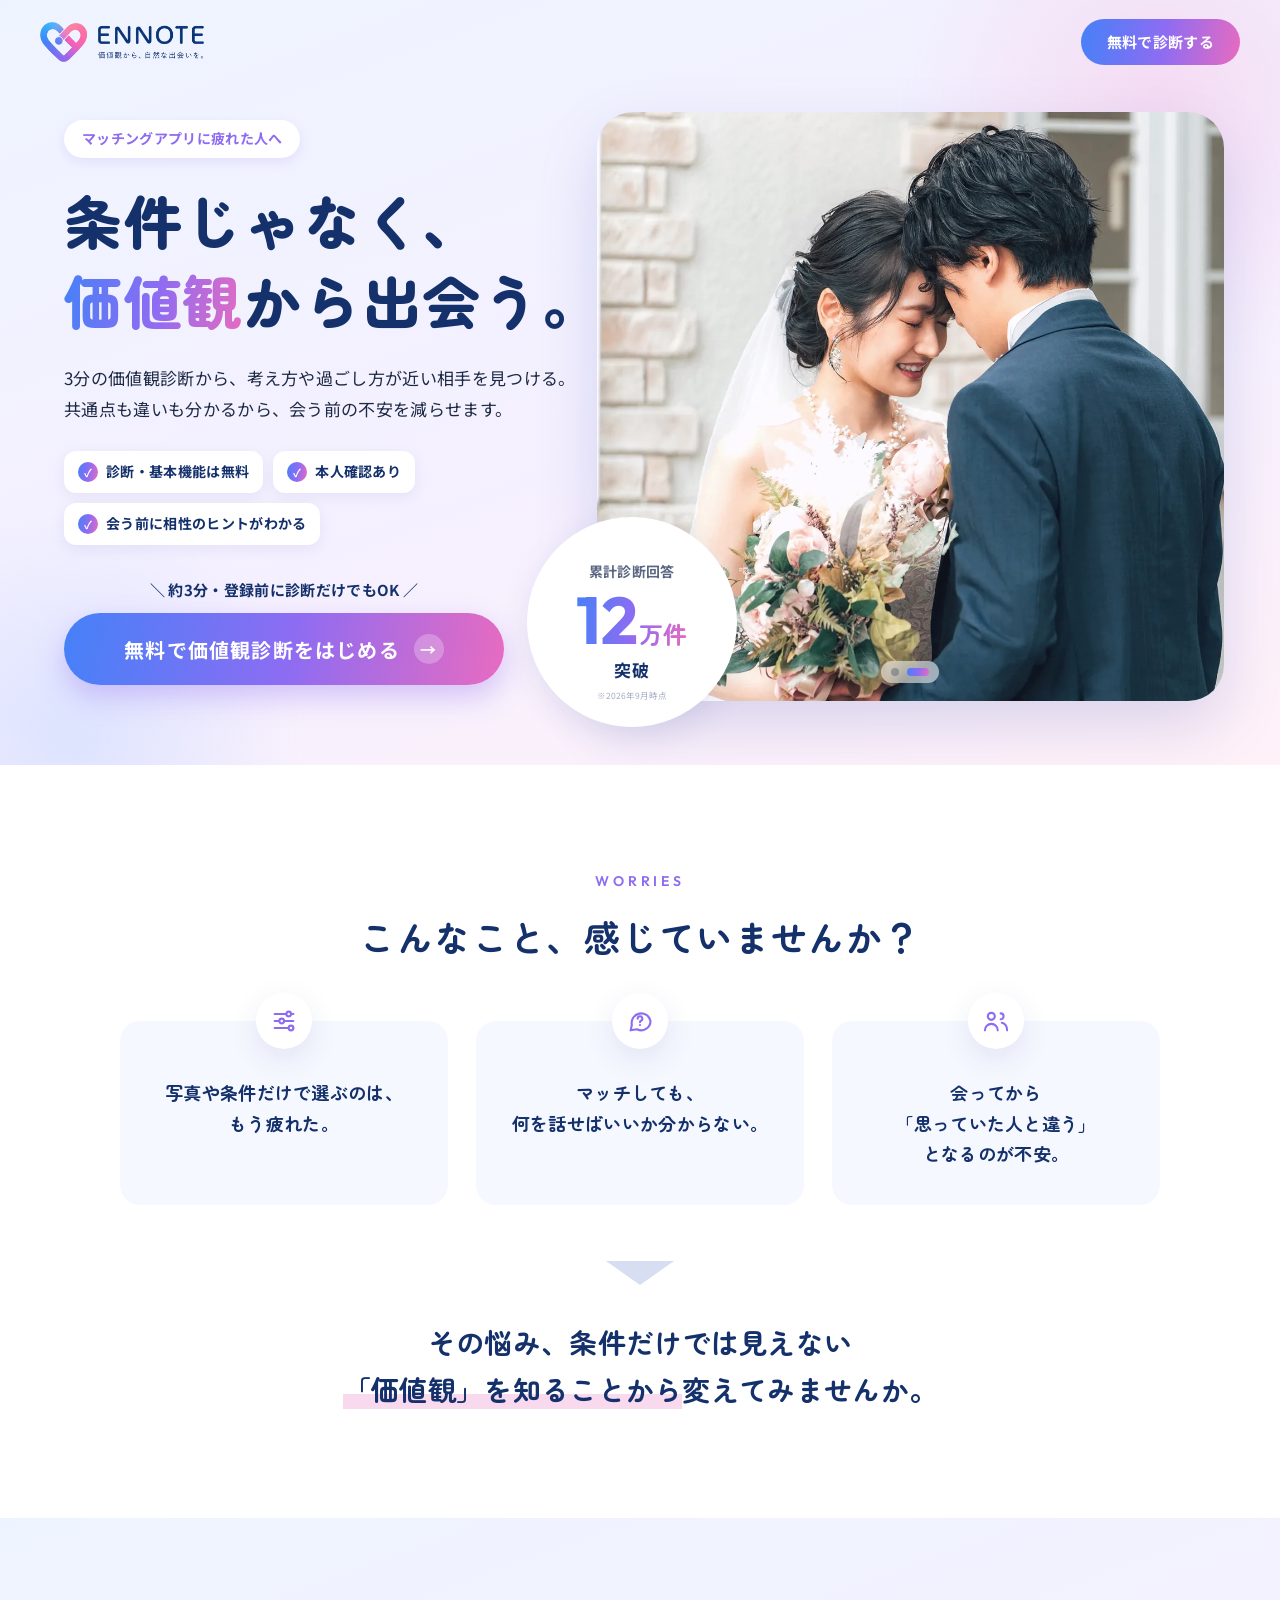
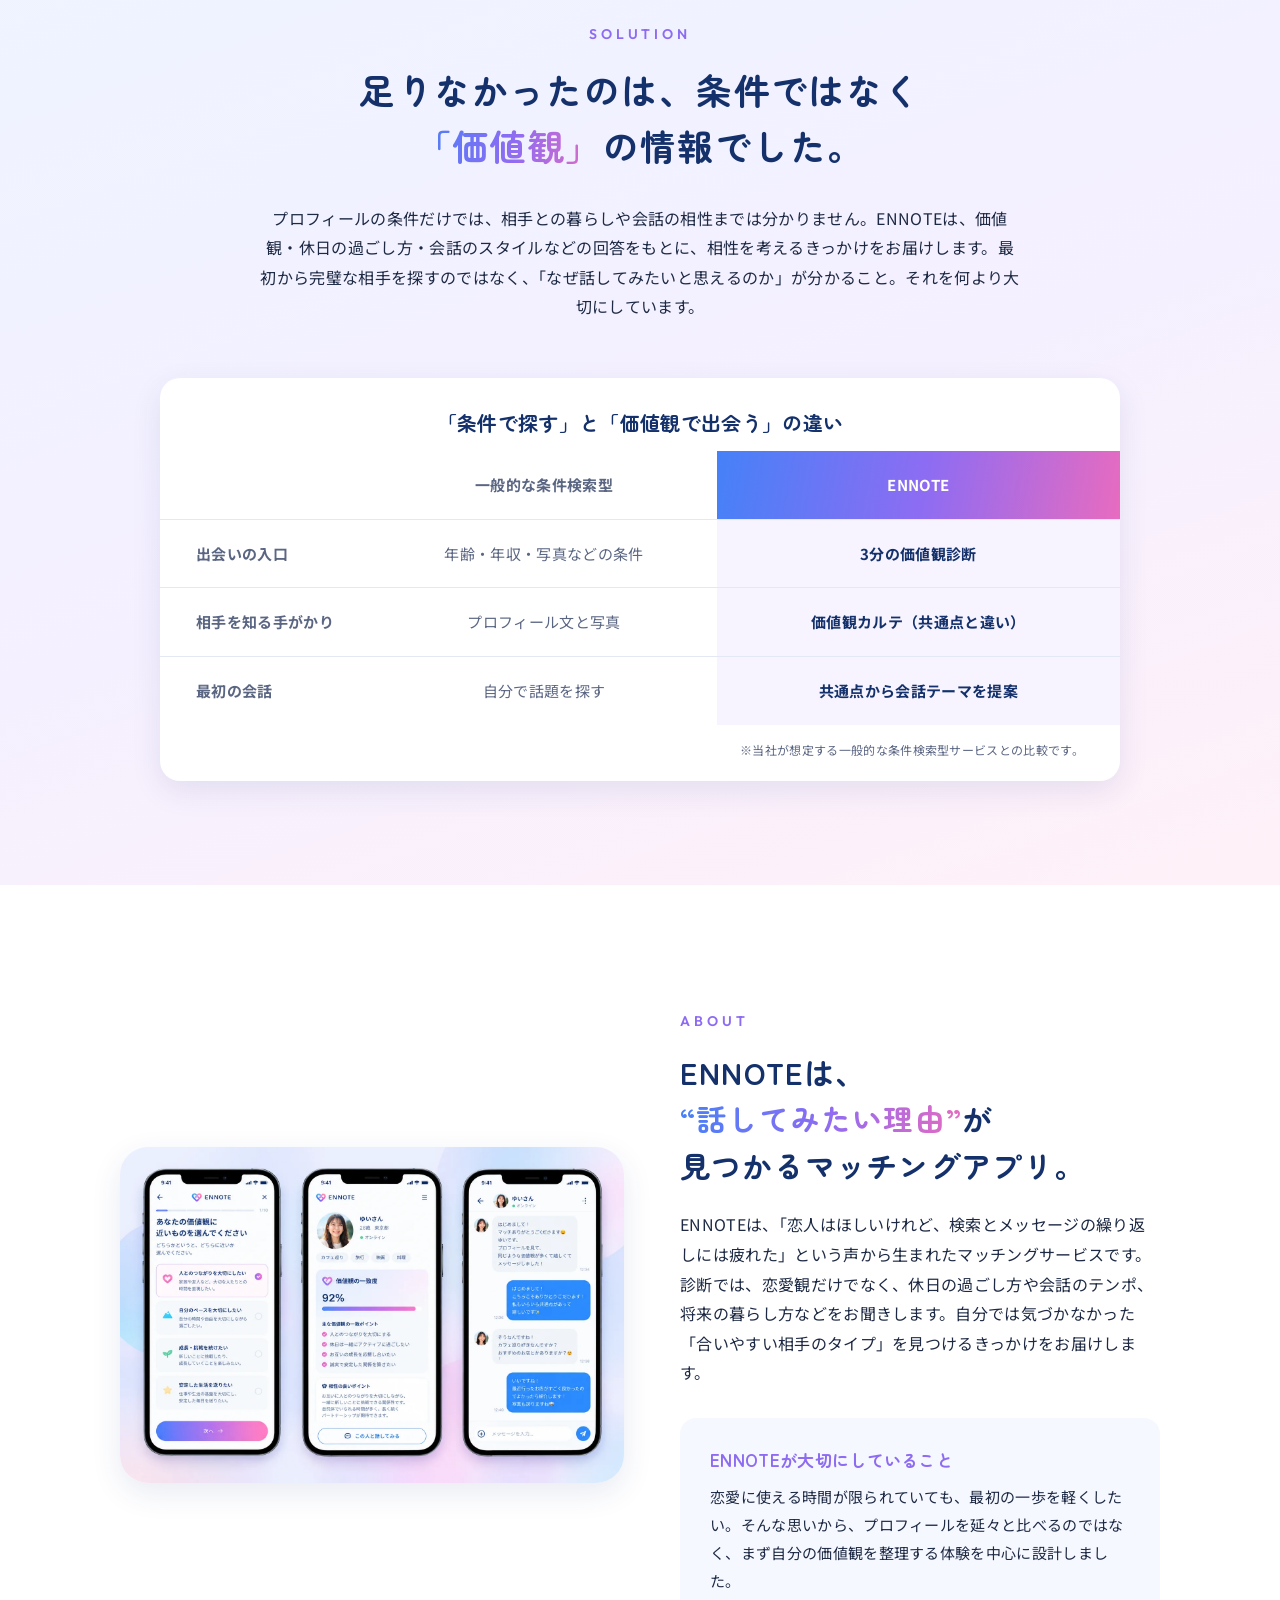
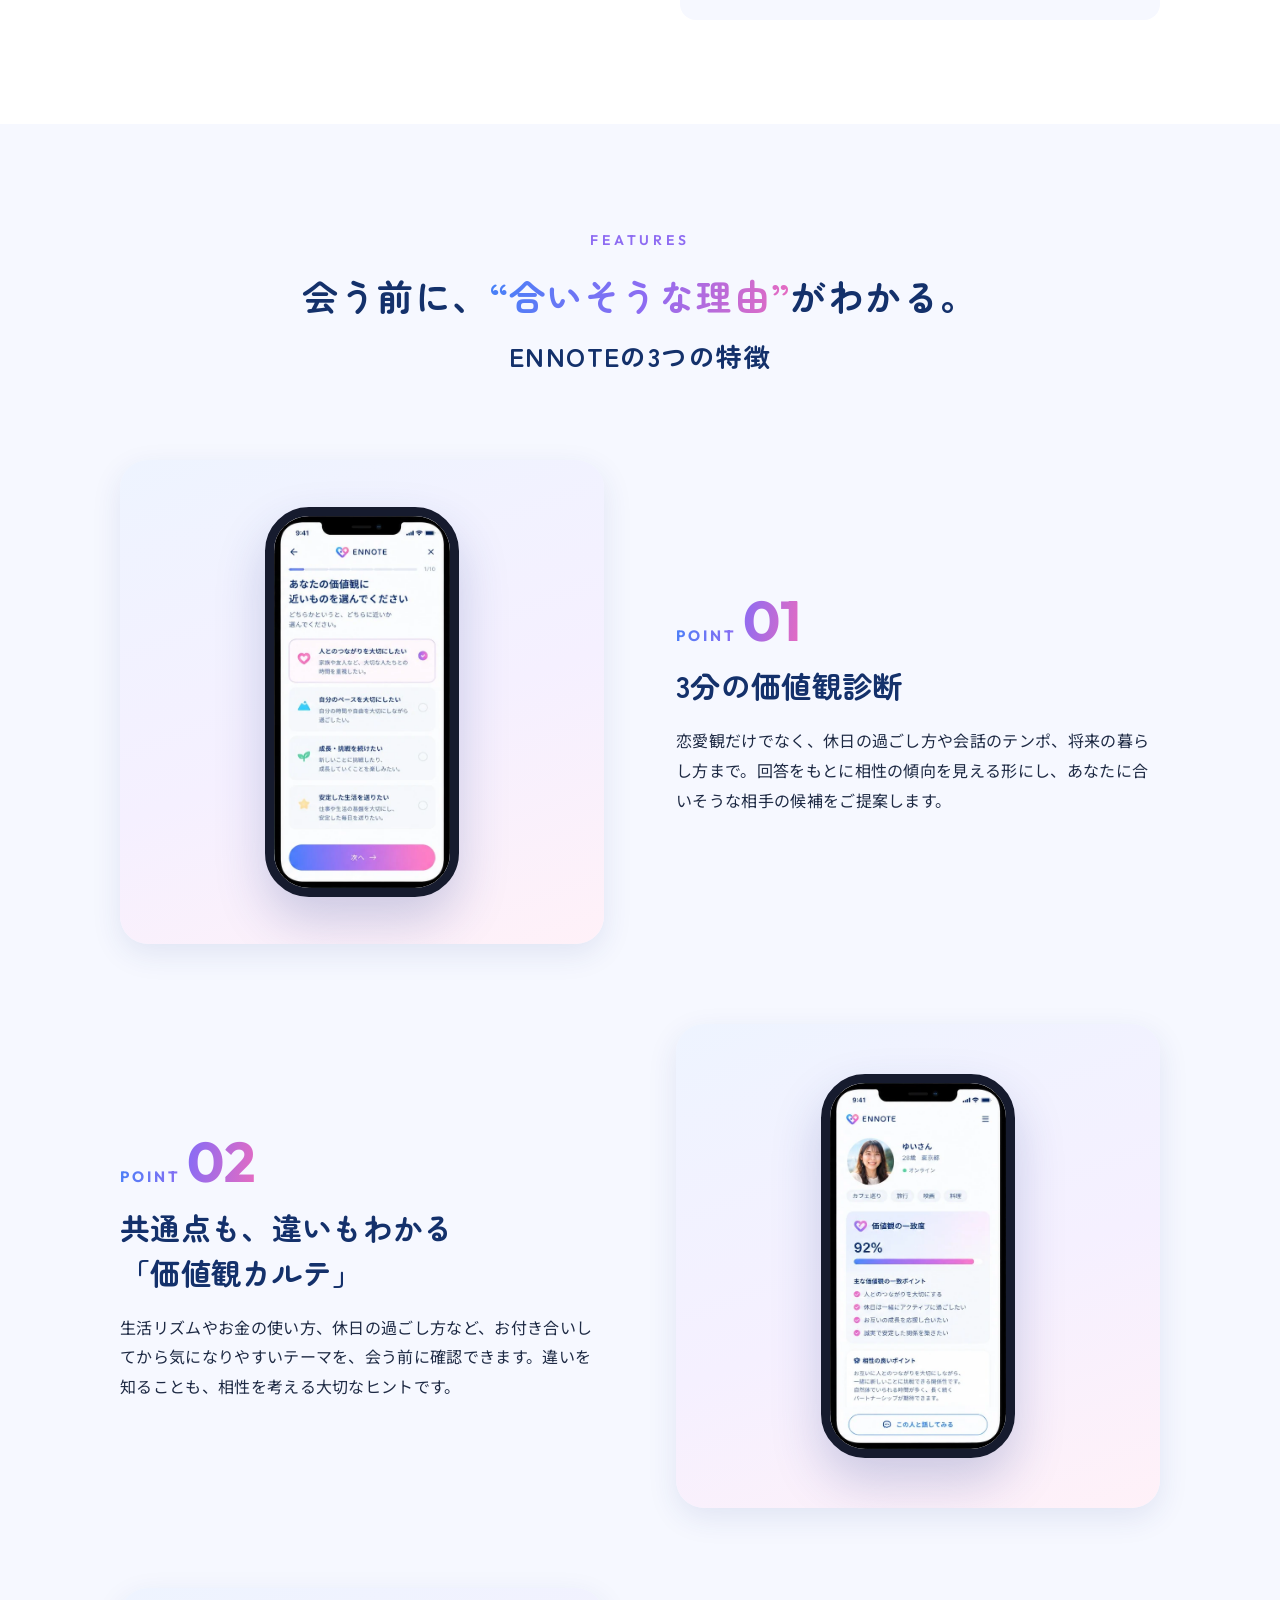
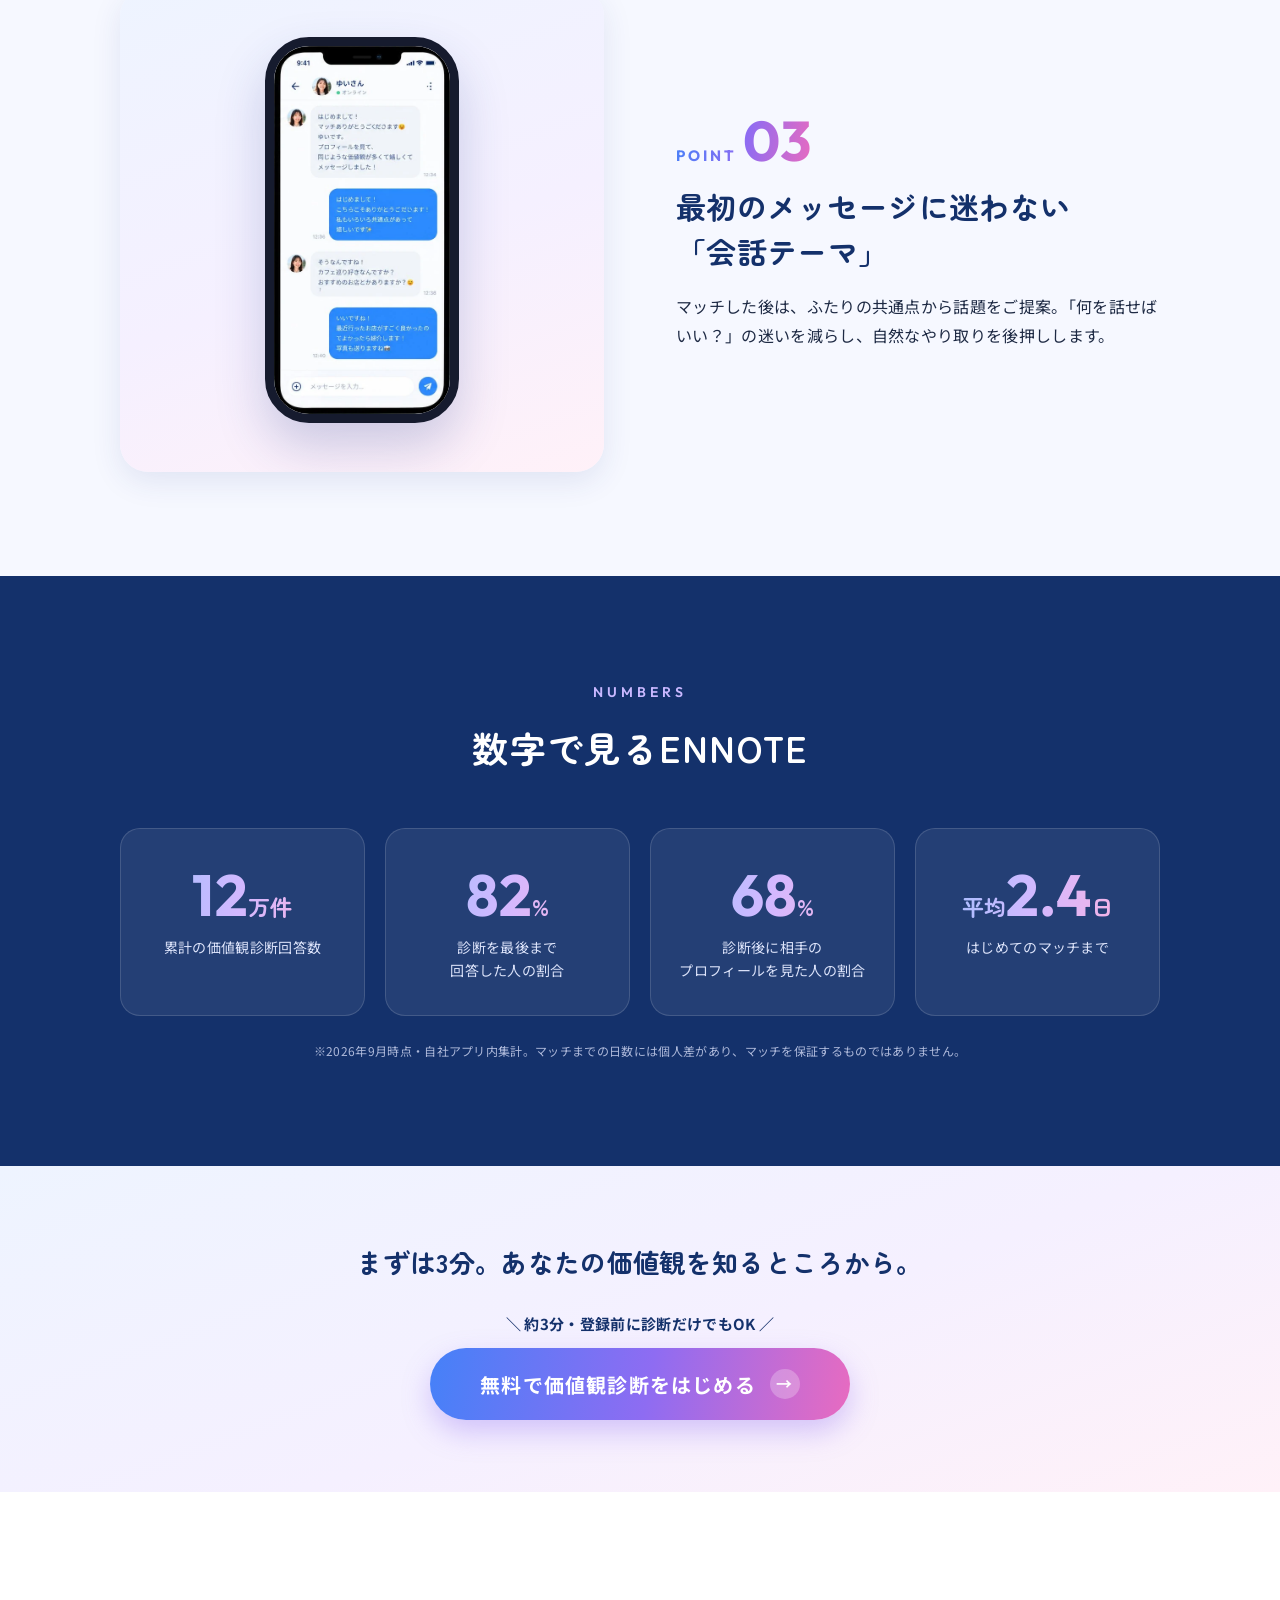
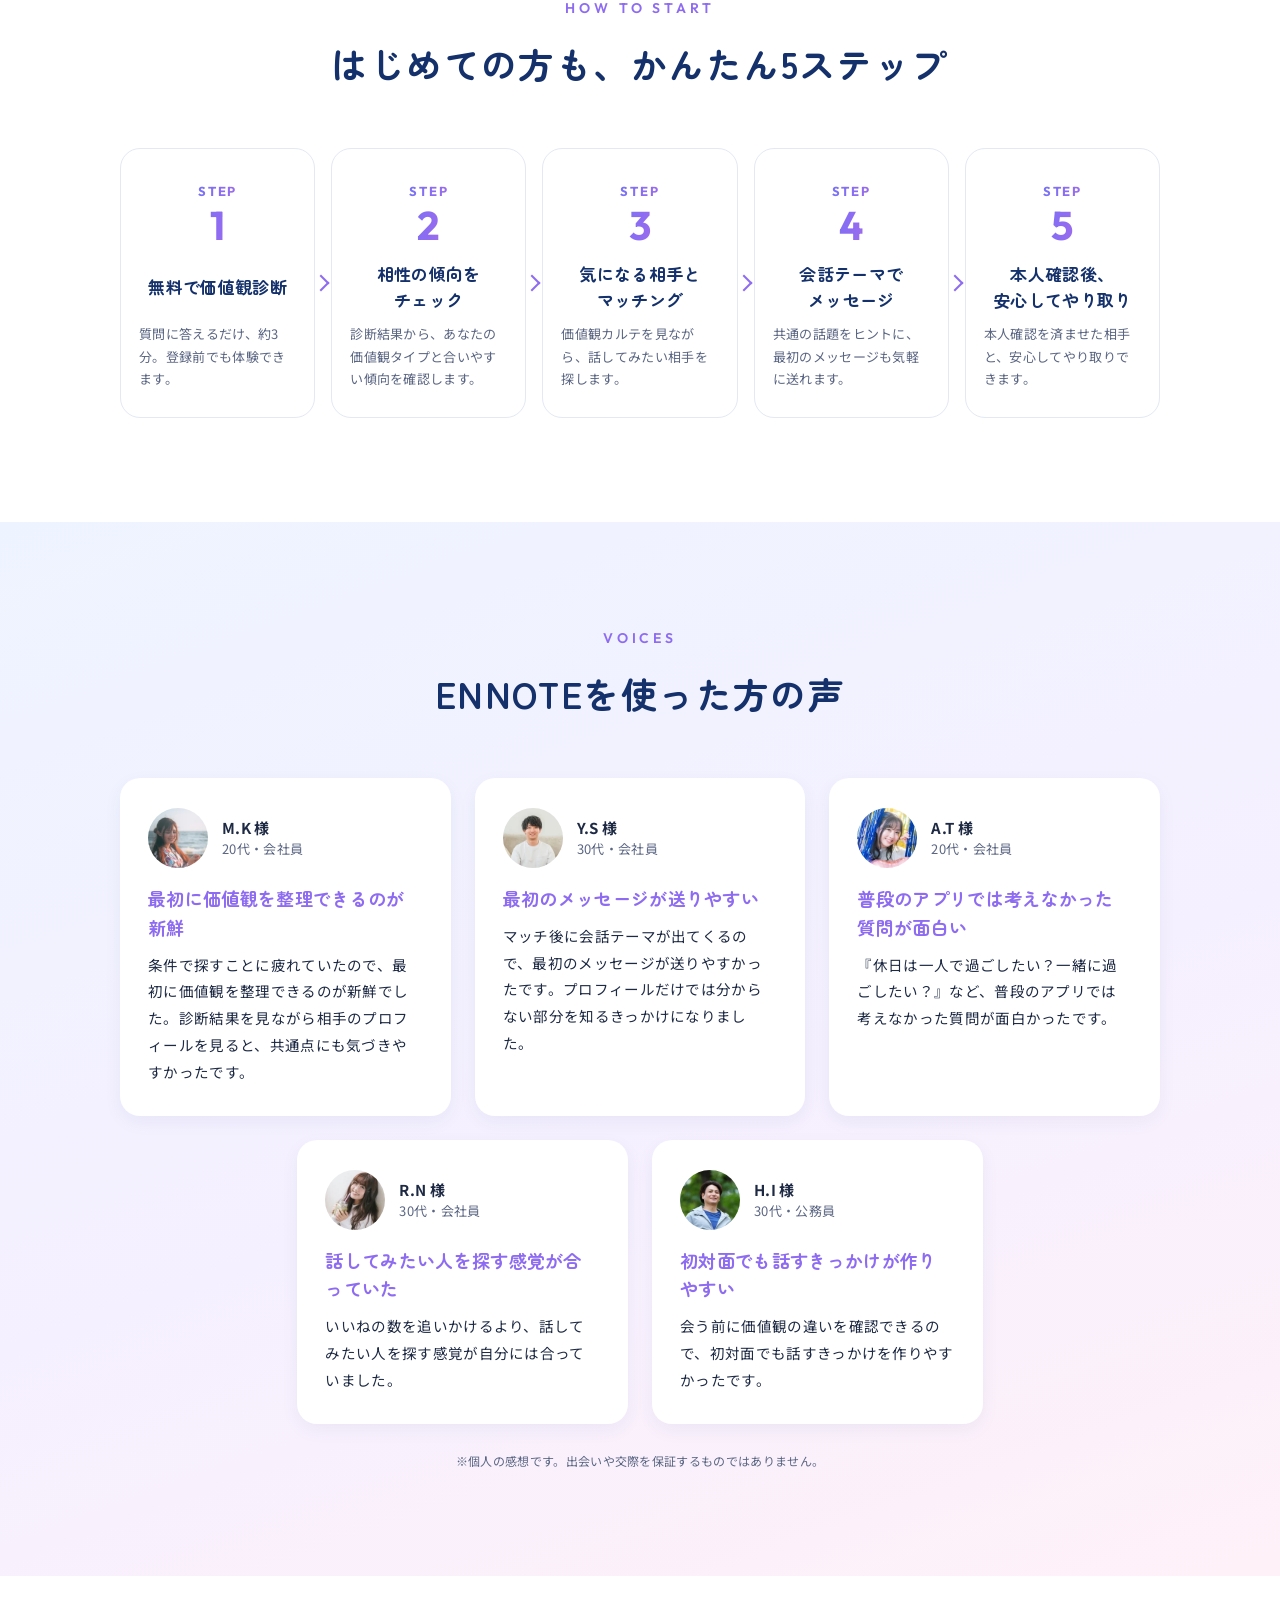
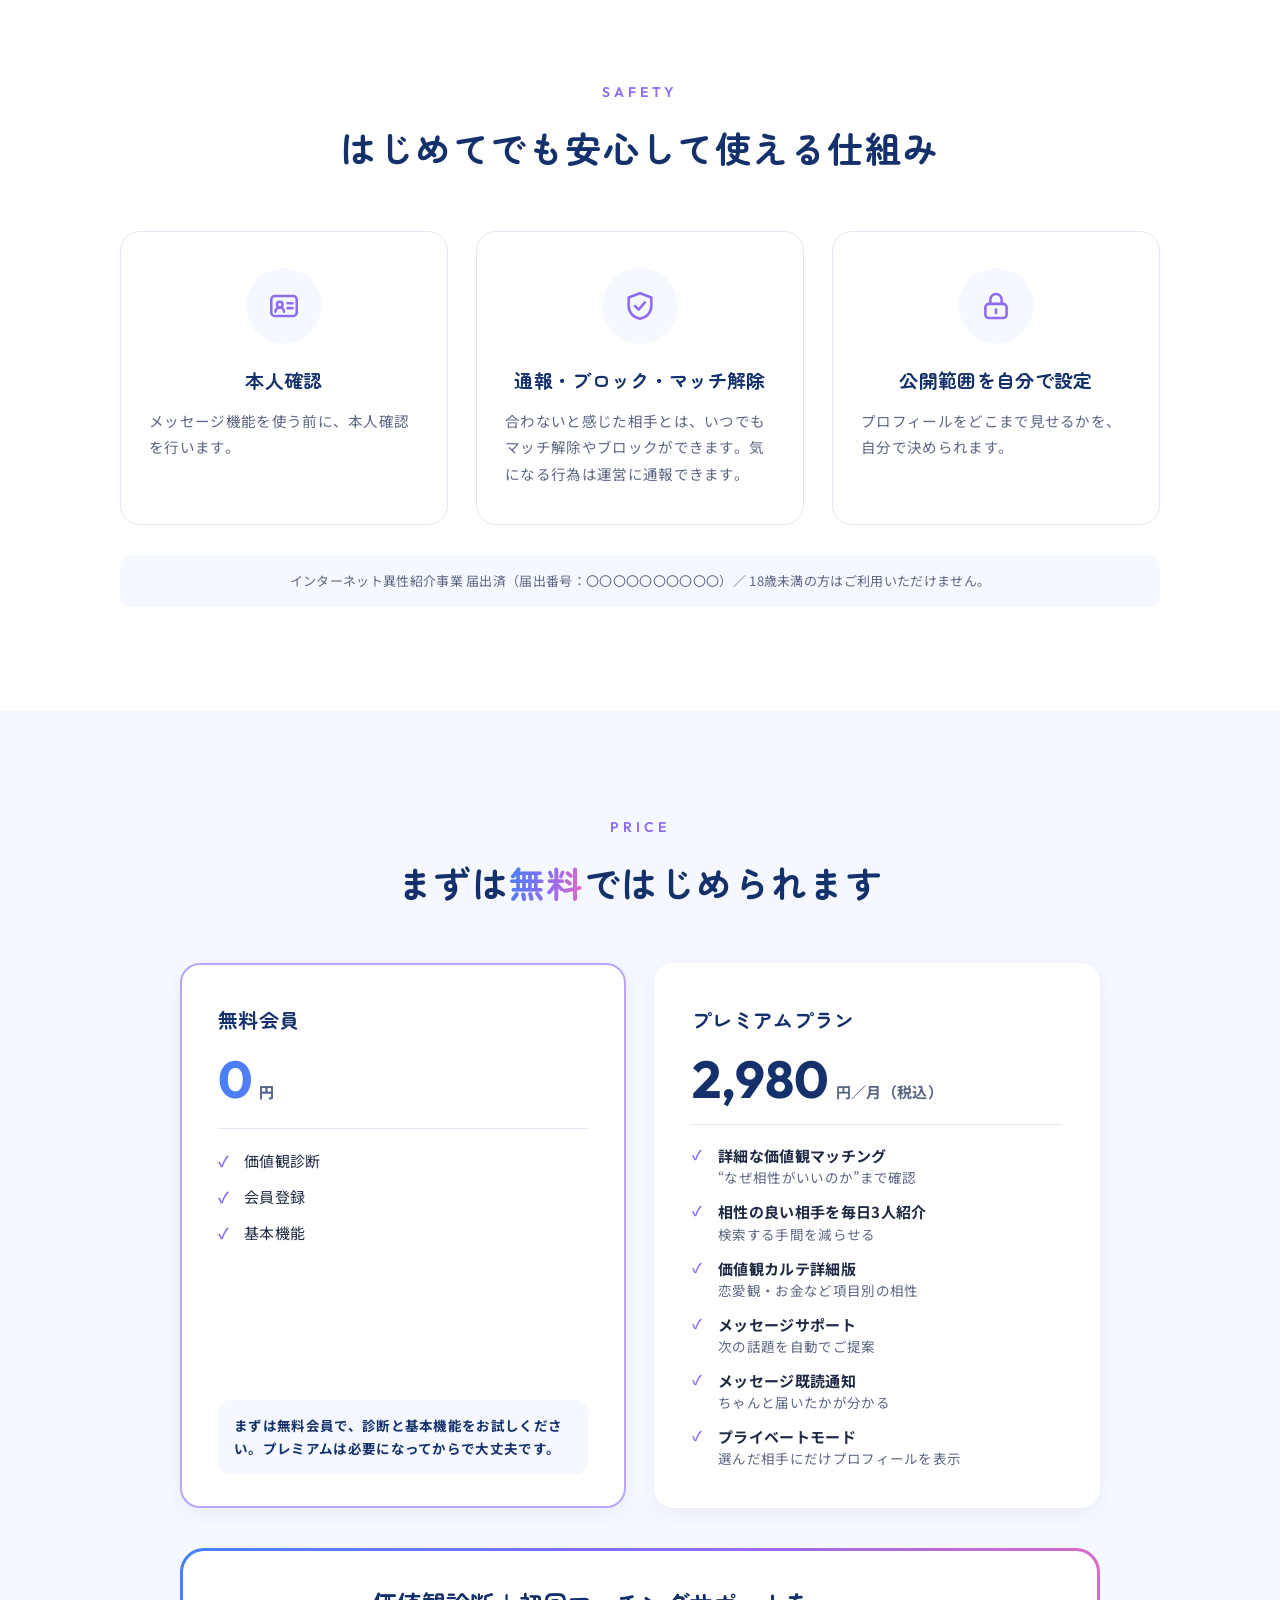
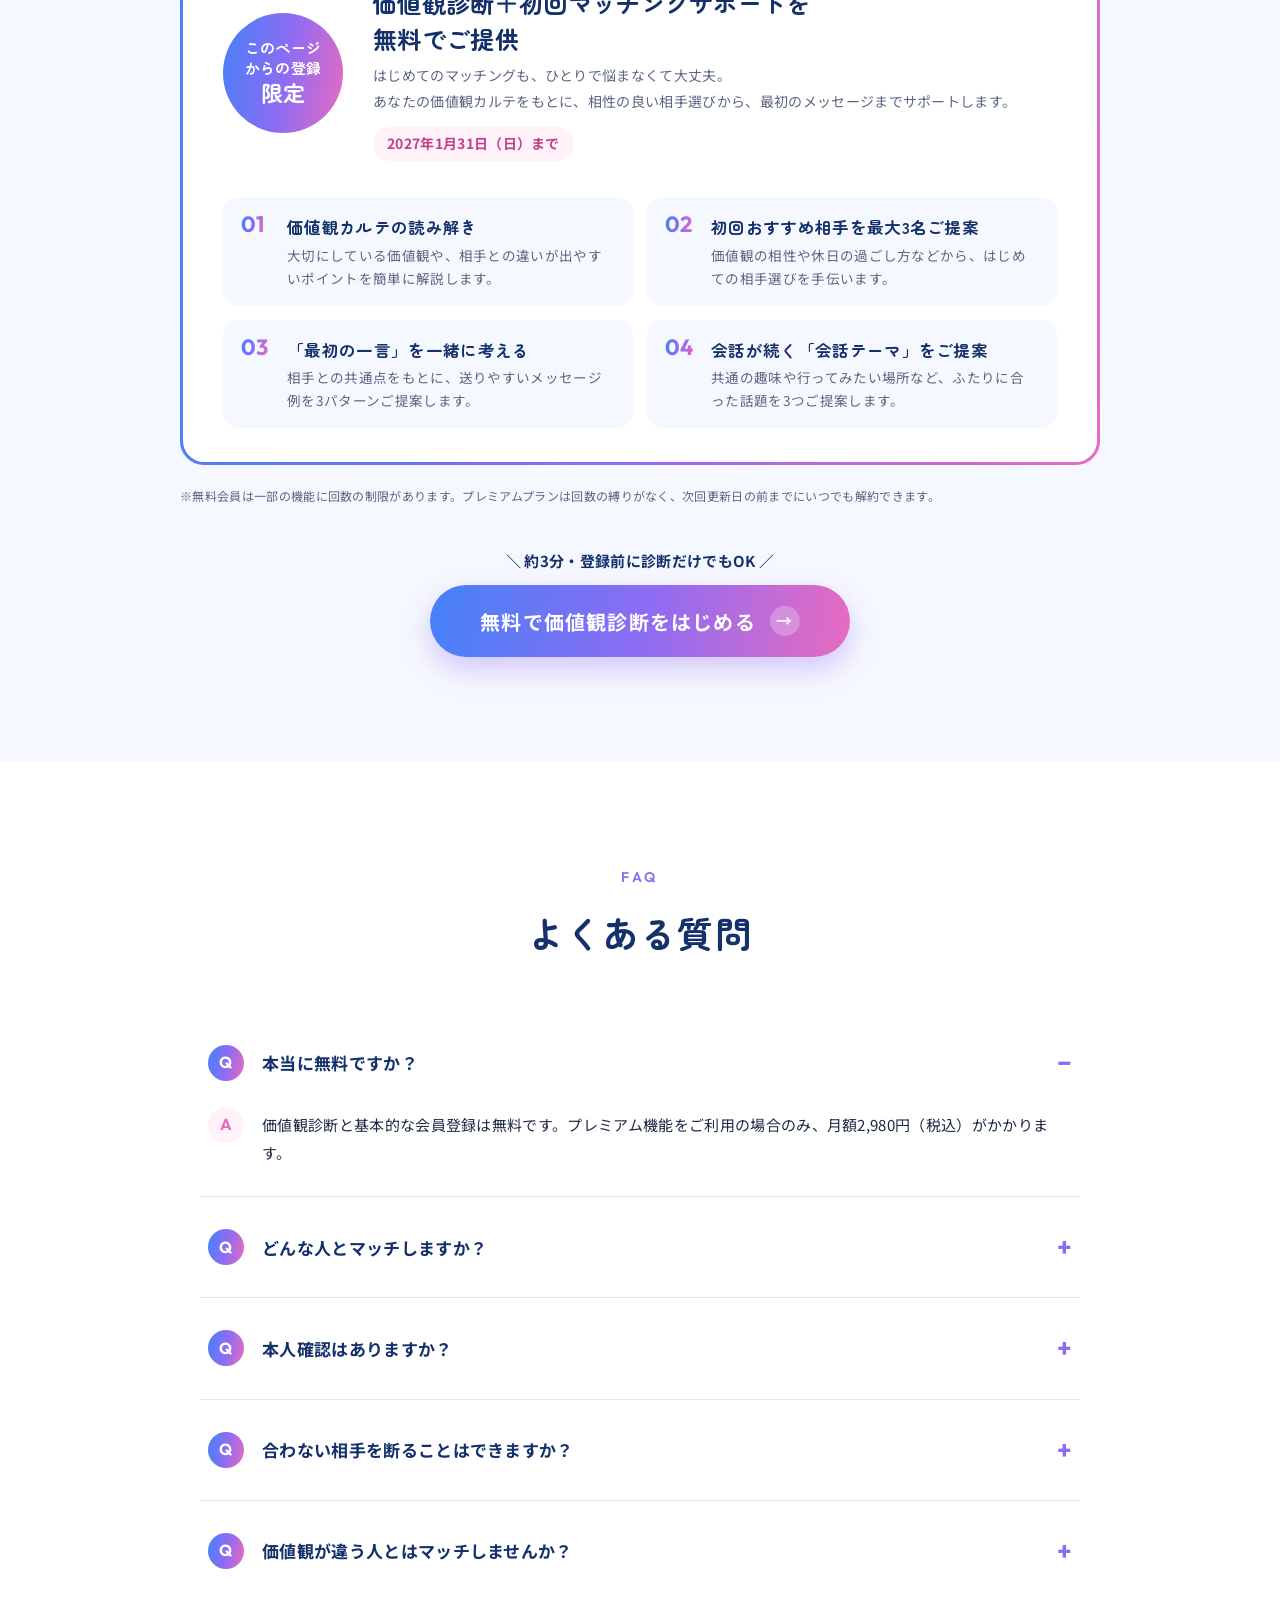
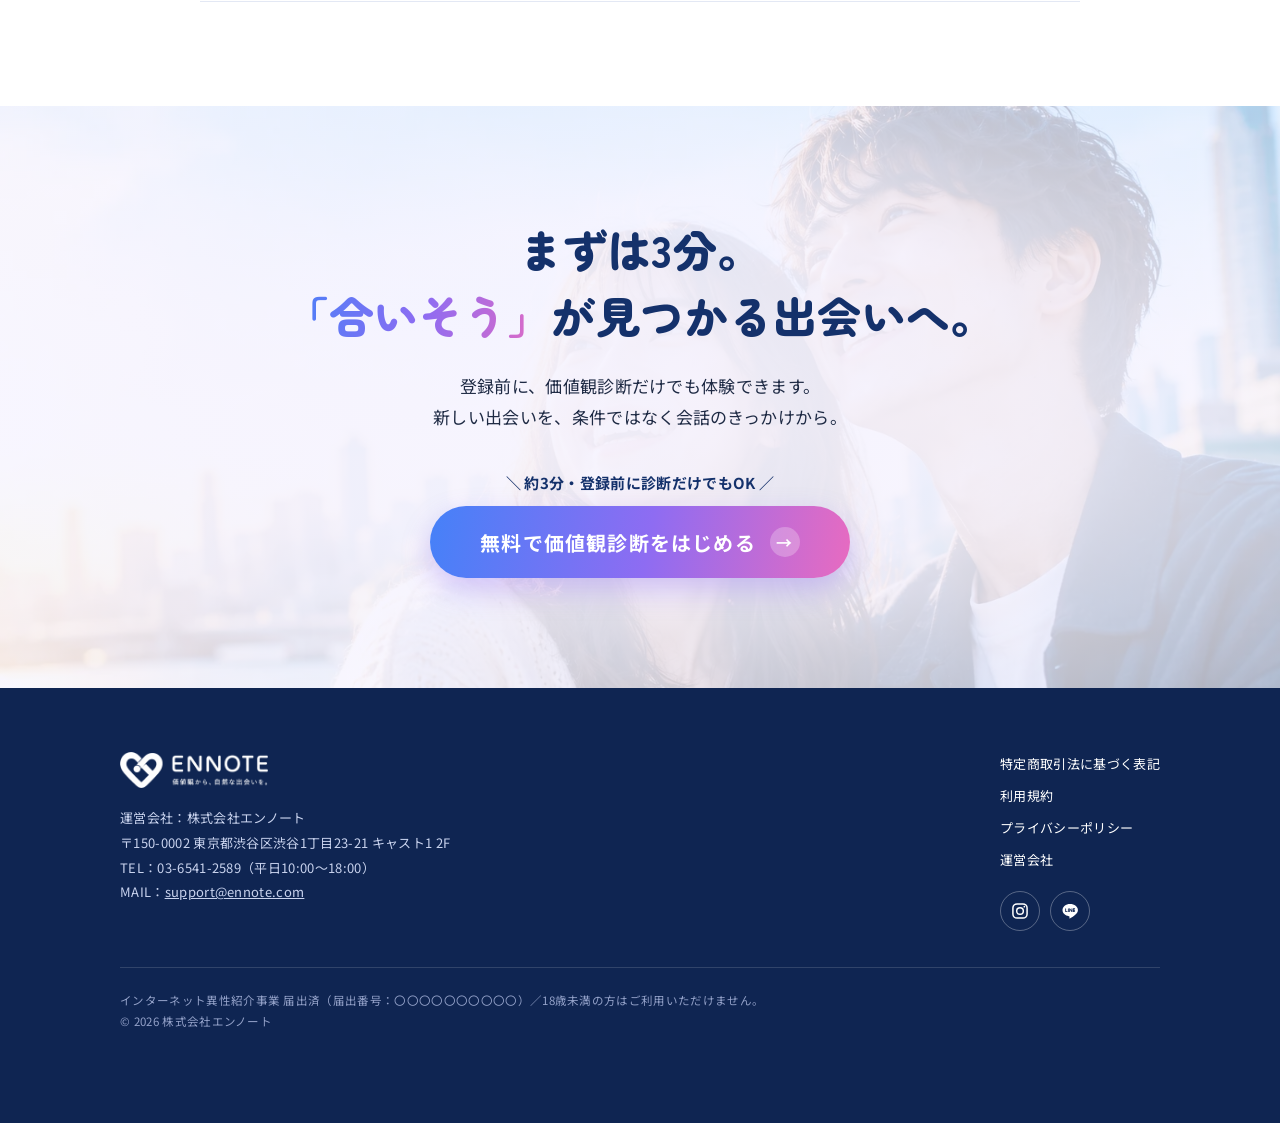
<file: index.html>
<!doctype html>
<html lang="ja">
  <head>
    <!-- Google Tag Manager：GA4・Google広告・Metaピクセルの設定後に GTM-XXXXXXX を正式なIDへ差し替えて、コメントを外してください
<script>(function(w,d,s,l,i){w[l]=w[l]||[];w[l].push({'gtm.start':new Date().getTime(),event:'gtm.js'});var f=d.getElementsByTagName(s)[0],j=d.createElement(s),dl=l!='dataLayer'?'&l='+l:'';j.async=true;j.src='https://www.googletagmanager.com/gtm.js?id='+i+dl;f.parentNode.insertBefore(j,f);})(window,document,'script','dataLayer','GTM-XXXXXXX');</script>
-->
    <meta charset="utf-8" />
    <meta name="viewport" content="width=device-width,initial-scale=1" />
    <title>ENNOTE｜価値観から出会うマッチングアプリ</title>
    <meta
      name="description"
      content="ENNOTEは、価値観・会話スタイル・休日の過ごし方などから相性のヒントを見つけるマッチングアプリ。3分の無料診断で、あなたに合う出会い方を見つけよう。"
    />
    <meta name="robots" content="noindex,nofollow" />
    <meta name="format-detection" content="telephone=no" />
    <meta name="theme-color" content="#4581F8" />
    <meta property="og:type" content="website" />
    <meta property="og:site_name" content="ENNOTE" />
    <meta property="og:title" content="条件じゃなく、価値観から出会う。｜ENNOTE" />
    <meta
      property="og:description"
      content="3分の価値観診断から、考え方や過ごし方が近い相手を見つける。共通点も違いも分かるから、会う前の不安を減らせます。"
    />
    <meta property="og:url" content="https://ennote.com/lp/" />
    <meta property="og:image" content="https://ennote.com/lp/assets/img/ogp.jpg" />
    <meta property="og:image:width" content="1200" />
    <meta property="og:image:height" content="630" />
    <meta name="twitter:card" content="summary_large_image" />
    <link rel="icon" href="favicon.png" type="image/png" />
    <link rel="apple-touch-icon" href="apple-touch-icon.png" />
    <link rel="preconnect" href="https://fonts.googleapis.com" />
    <link rel="preconnect" href="https://fonts.gstatic.com" crossorigin />
    <link
      rel="stylesheet"
      href="https://fonts.googleapis.com/css2?family=Noto+Sans+JP:wght@400;500;700&family=Zen+Maru+Gothic:wght@500;700;900&family=Outfit:wght@500;600;700&display=swap"
    />
    <link rel="preload" as="image" href="assets/img/hero1.webp" media="(min-width:768px)" />
    <link rel="preload" as="image" href="assets/img/hero1_sp.webp" media="(max-width:767px)" />
    <link rel="stylesheet" href="assets/css/style.css" />
    <script src="assets/js/main.js" defer></script>
  </head>
  <body>
    <!-- Google Tag Manager (noscript)
<noscript><iframe src="https://www.googletagmanager.com/ns.html?id=GTM-XXXXXXX" height="0" width="0" style="display:none;visibility:hidden"></iframe></noscript>
-->

    <svg width="0" height="0" style="position: absolute" aria-hidden="true">
      <symbol
        id="i-filter"
        viewBox="0 0 24 24"
        fill="none"
        stroke="currentColor"
        stroke-width="1.8"
        stroke-linecap="round"
        stroke-linejoin="round"
      >
        <path d="M4 6h10M18 6h2M4 12h4M12 12h8M4 18h12M20 18h0" />
        <circle cx="16" cy="6" r="2" />
        <circle cx="10" cy="12" r="2" />
        <circle cx="18" cy="18" r="2" />
      </symbol>
      <symbol
        id="i-chat"
        viewBox="0 0 24 24"
        fill="none"
        stroke="currentColor"
        stroke-width="1.8"
        stroke-linecap="round"
        stroke-linejoin="round"
      >
        <path d="M21 12a8 8 0 0 1-11.6 7.1L4 20l1-4.6A8 8 0 1 1 21 12z" />
        <path d="M10 10a2 2 0 1 1 2.8 1.8c-.5.3-.8.7-.8 1.2" />
        <path d="M12 15.5h0" />
      </symbol>
      <symbol
        id="i-people"
        viewBox="0 0 24 24"
        fill="none"
        stroke="currentColor"
        stroke-width="1.8"
        stroke-linecap="round"
        stroke-linejoin="round"
      >
        <circle cx="8" cy="8" r="3" />
        <path d="M2.5 20a5.5 5.5 0 0 1 11 0" />
        <path d="M16 5.5a2.5 2.5 0 0 1 0 5" />
        <path d="M17 13.5c2.4.6 4.5 2.8 4.5 6.5" />
      </symbol>
      <symbol
        id="i-id"
        viewBox="0 0 24 24"
        fill="none"
        stroke="currentColor"
        stroke-width="1.8"
        stroke-linecap="round"
        stroke-linejoin="round"
      >
        <rect x="3" y="5" width="18" height="14" rx="2.5" />
        <circle cx="9" cy="11" r="2" />
        <path d="M6 16a3 3 0 0 1 6 0M14.5 10H18M14.5 13.5H18" />
      </symbol>
      <symbol
        id="i-shield"
        viewBox="0 0 24 24"
        fill="none"
        stroke="currentColor"
        stroke-width="1.8"
        stroke-linecap="round"
        stroke-linejoin="round"
      >
        <path d="M12 3l8 3v6c0 4.6-3.4 8.2-8 9-4.6-.8-8-4.4-8-9V6z" />
        <path d="M8.5 12l2.5 2.5 4.5-5" />
      </symbol>
      <symbol
        id="i-lock"
        viewBox="0 0 24 24"
        fill="none"
        stroke="currentColor"
        stroke-width="1.8"
        stroke-linecap="round"
        stroke-linejoin="round"
      >
        <rect x="4.5" y="10.5" width="15" height="10" rx="2.5" />
        <path d="M8 10.5V7.5a4 4 0 0 1 8 0v3" />
        <path d="M12 14.5v2.5" />
      </symbol>
      <symbol id="i-ig" viewBox="0 0 24 24" fill="none" stroke="currentColor" stroke-width="1.8">
        <rect x="3.5" y="3.5" width="17" height="17" rx="5" />
        <circle cx="12" cy="12" r="4" />
        <circle cx="17.2" cy="6.8" r="1" fill="currentColor" stroke="none" />
      </symbol>
      <symbol id="i-line" viewBox="0 0 24 24" fill="currentColor">
        <path
          d="M12 3.5c-5 0-9 3.3-9 7.4 0 3.7 3.2 6.8 7.6 7.3.3.1.7.2.8.5.1.3 0 .7 0 .9l-.1.8c0 .2-.2.9.8.5 1-.4 5.4-3.2 7.4-5.5 1.4-1.5 2-3 2-4.6 0-4.1-4-7.3-9.5-7.3zM8.6 13.3H6.8a.5.5 0 0 1-.5-.5V9.3a.5.5 0 0 1 1 0v3h1.3a.5.5 0 0 1 0 1zm1.9-.5a.5.5 0 0 1-1 0V9.3a.5.5 0 0 1 1 0zm4.3 0a.5.5 0 0 1-.9.3l-1.8-2.5v2.2a.5.5 0 0 1-1 0V9.3a.5.5 0 0 1 .9-.3l1.8 2.5V9.3a.5.5 0 0 1 1 0zm2.9-2.2a.5.5 0 0 1 0 1h-1.3v.7h1.3a.5.5 0 0 1 0 1h-1.8a.5.5 0 0 1-.5-.5V9.3c0-.3.2-.5.5-.5h1.8a.5.5 0 0 1 0 1h-1.3v.8z"
        />
      </symbol>
    </svg>

    <header class="hdr" id="top">
      <div class="wrap">
        <a class="logo" href="#top"><img src="assets/img/logo.webp" alt="ENNOTE" width="164" height="40" /></a>
        <a class="btn-s" href="https://ennote.com/diagnosis" data-cta="header">無料で診断する</a>
      </div>
    </header>

    <main>
      <!-- S01 ファーストビュー -->
      <section class="fv" id="fv">
        <div class="inner">
          <div class="copy">
            <span class="tag">マッチングアプリに疲れた人へ</span>
            <h1>条件じゃなく、<br /><span class="gtext">価値観</span>から出会う。</h1>
            <p class="sub">
              3分の価値観診断から、考え方や過ごし方が近い相手を見つける。<br
                class="pc"
              />共通点も違いも分かるから、会う前の不安を減らせます。
            </p>
            <ul class="badges">
              <li>診断・基本機能は無料</li>
              <li>本人確認あり</li>
              <li>会う前に相性のヒントがわかる</li>
            </ul>
            <div class="cta" data-cta-area="fv">
              <span class="micro">＼ 約3分・登録前に診断だけでもOK ／</span
              ><a class="btn" href="https://ennote.com/diagnosis" data-cta="fv"
                >無料で価値観診断をはじめる<span class="arw" aria-hidden="true">→</span></a
              >
            </div>
          </div>
          <div class="photo">
            <div class="img slider is-intro" data-slider aria-roledescription="カルーセル" aria-label="メインビジュアル">
              <div class="slide s1 is-active" role="group" aria-roledescription="スライド" aria-label="1 / 2">
                <picture
                  ><source media="(max-width:767px)" srcset="assets/img/hero1_sp.webp" width="900" height="762" />
                  <img src="assets/img/hero1.webp" alt="ハートの風船を持って笑顔で寄り添う二人" width="1125" height="1200" fetchpriority="high"
                /></picture>
              </div>
              <div class="slide s2" role="group" aria-roledescription="スライド" aria-label="2 / 2">
                <picture
                  ><source media="(max-width:767px)" srcset="assets/img/hero2_sp.webp" width="900" height="762" />
                  <img src="assets/img/hero2.webp" alt="額を寄せ合って微笑むウェディング姿の二人" width="1125" height="1200" decoding="async"
                /></picture>
              </div>
              <div class="dots">
                <button type="button" aria-label="1枚目を表示" aria-current="true"></button>
                <button type="button" aria-label="2枚目を表示"></button>
              </div>
            </div>
            <div class="stat">
              <small>累計診断回答</small><b class="gtext">12<span>万件</span></b
              ><em>突破</em><i>※2026年9月時点</i>
            </div>
          </div>
        </div>
      </section>

      <!-- S02 お悩み -->
      <section class="pb pad">
        <div class="wrap">
          <span class="eyebrow">WORRIES</span>
          <h2 class="h2">こんなこと、<br class="sp" />感じていませんか？</h2>
          <div class="list">
            <div class="card">
              <span class="ic"
                ><svg aria-hidden="true"><use href="#i-filter" /></svg
              ></span>
              <p>写真や条件だけで選ぶのは、<br />もう疲れた。</p>
            </div>
            <div class="card">
              <span class="ic"
                ><svg aria-hidden="true"><use href="#i-chat" /></svg
              ></span>
              <p>マッチしても、<br />何を話せばいいか分からない。</p>
            </div>
            <div class="card">
              <span class="ic"
                ><svg aria-hidden="true"><use href="#i-people" /></svg
              ></span>
              <p>会ってから<br />「思っていた人と違う」<br />となるのが不安。</p>
            </div>
          </div>
          <div class="arrow" aria-hidden="true"></div>
          <p class="empathy">
            その悩み、条件だけでは見えない<br /><span class="mk">「価値観」を知ることから</span
            ><br class="sp" />変えてみませんか。
          </p>
        </div>
      </section>

      <!-- S03 原因と解決 -->
      <section class="sl pad">
        <div class="wrap">
          <span class="eyebrow">SOLUTION</span>
          <h2 class="h2">
            足りなかったのは、<br class="sp" />条件ではなく<br /><span class="gtext">「価値観」</span>の情報でした。
          </h2>
          <p class="body">
            プロフィールの条件だけでは、相手との暮らしや会話の相性までは分かりません。ENNOTEは、価値観・休日の過ごし方・会話のスタイルなどの回答をもとに、相性を考えるきっかけをお届けします。最初から完璧な相手を探すのではなく、「なぜ話してみたいと思えるのか」が分かること。それを何より大切にしています。
          </p>
          <div class="cmp">
            <h3>「条件で探す」と<br class="sp" />「価値観で出会う」の違い</h3>
            <table>
              <thead>
                <tr>
                  <th class="k"><span class="visually-hidden">項目</span></th>
                  <th class="o" scope="col">一般的な条件検索型</th>
                  <th class="e" scope="col">ENNOTE</th>
                </tr>
              </thead>
              <tbody>
                <tr>
                  <th class="k" scope="row">出会いの入口</th>
                  <td class="o">年齢・年収・写真などの条件</td>
                  <td class="e">3分の価値観診断</td>
                </tr>
                <tr>
                  <th class="k" scope="row">相手を知る<br class="sp" />手がかり</th>
                  <td class="o">プロフィール文と写真</td>
                  <td class="e">価値観カルテ<br class="sp" />（共通点と違い）</td>
                </tr>
                <tr>
                  <th class="k" scope="row">最初の会話</th>
                  <td class="o">自分で話題を探す</td>
                  <td class="e">共通点から<br class="sp" />会話テーマを提案</td>
                </tr>
              </tbody>
            </table>
            <p class="note">※当社が想定する一般的な条件検索型サービスとの比較です。</p>
          </div>
        </div>
      </section>

      <!-- S04 ENNOTEとは -->
      <section class="ab pad">
        <div class="wrap">
          <div class="grid">
            <div class="intro img">
              <img
                src="assets/img/app_intro.webp"
                alt="ENNOTEのアプリ画面（価値観診断・価値観の一致度・メッセージ）"
                width="1536"
                height="1024"
                loading="lazy"
                decoding="async"
              />
            </div>
            <div>
              <span class="eyebrow" style="text-align: left">ABOUT</span>
              <h2 class="h2">
                ENNOTEは、<br /><span class="gtext">“話してみたい理由”</span>が<br />見つかるマッチングアプリ。
              </h2>
              <p>
                ENNOTEは、「恋人はほしいけれど、検索とメッセージの繰り返しには疲れた」という声から生まれたマッチングサービスです。診断では、恋愛観だけでなく、休日の過ごし方や会話のテンポ、将来の暮らし方などをお聞きします。自分では気づかなかった「合いやすい相手のタイプ」を見つけるきっかけをお届けします。
              </p>
              <div class="story">
                <h3>ENNOTEが大切にしていること</h3>
                <p>
                  恋愛に使える時間が限られていても、最初の一歩を軽くしたい。そんな思いから、プロフィールを延々と比べるのではなく、まず自分の価値観を整理する体験を中心に設計しました。
                </p>
              </div>
            </div>
          </div>
        </div>
      </section>

      <!-- S05 3つの特徴 -->
      <section class="ft pad">
        <div class="wrap">
          <span class="eyebrow">FEATURES</span>
          <h2 class="h2">
            会う前に、<br class="sp" /><span class="gtext">“合いそうな理由”</span>がわかる。<br /><span
              style="font-size: 0.72em"
              >ENNOTEの3つの特徴</span
            >
          </h2>
          <div class="item">
            <div class="media img">
              <span class="phone"
                ><img
                  src="assets/img/screen1.webp"
                  alt="価値観診断の画面"
                  width="410"
                  height="868"
                  loading="lazy"
                  decoding="async"
              /></span>
            </div>
            <div>
              <span class="num gtext">POINT<b>01</b></span>
              <h3>3分の価値観診断</h3>
              <p>
                恋愛観だけでなく、休日の過ごし方や会話のテンポ、将来の暮らし方まで。回答をもとに相性の傾向を見える形にし、あなたに合いそうな相手の候補をご提案します。
              </p>
            </div>
          </div>
          <div class="item rev">
            <div class="media img">
              <span class="phone"
                ><img
                  src="assets/img/screen2.webp"
                  alt="価値観カルテ（価値観の一致度）の画面"
                  width="418"
                  height="871"
                  loading="lazy"
                  decoding="async"
              /></span>
            </div>
            <div>
              <span class="num gtext">POINT<b>02</b></span>
              <h3>共通点も、違いもわかる<br />「価値観カルテ」</h3>
              <p>
                生活リズムやお金の使い方、休日の過ごし方など、お付き合いしてから気になりやすいテーマを、会う前に確認できます。違いを知ることも、相性を考える大切なヒントです。
              </p>
            </div>
          </div>
          <div class="item">
            <div class="media img">
              <span class="phone"
                ><img
                  src="assets/img/screen3.webp"
                  alt="メッセージの画面"
                  width="416"
                  height="870"
                  loading="lazy"
                  decoding="async"
              /></span>
            </div>
            <div>
              <span class="num gtext">POINT<b>03</b></span>
              <h3>最初のメッセージに迷わない<br />「会話テーマ」</h3>
              <p>
                マッチした後は、ふたりの共通点から話題をご提案。「何を話せばいい？」の迷いを減らし、自然なやり取りを後押しします。
              </p>
            </div>
          </div>
        </div>
      </section>

      <!-- S06 数字で見るENNOTE -->
      <section class="nm pad">
        <div class="wrap">
          <span class="eyebrow">NUMBERS</span>
          <h2 class="h2">数字で見るENNOTE</h2>
          <div class="grid">
            <div class="c">
              <b><span data-count="12">12</span><small>万件</small></b
              ><span>累計の<br class="sp" />価値観診断回答数</span>
            </div>
            <div class="c">
              <b><span data-count="82">82</span><small>%</small></b
              ><span>診断を最後まで<br />回答した人の割合</span>
            </div>
            <div class="c">
              <b><span data-count="68">68</span><small>%</small></b
              ><span>診断後に相手の<br />プロフィールを見た人の割合</span>
            </div>
            <div class="c">
              <b><small>平均</small><span data-count="2.4">2.4</span><small>日</small></b
              ><span>はじめての<br class="sp" />マッチまで</span>
            </div>
          </div>
          <p class="note">
            ※2026年9月時点・自社アプリ内集計。マッチまでの日数には個人差があり、マッチを保証するものではありません。
          </p>
        </div>
      </section>

      <!-- S07 中間CTA -->
      <section class="mc">
        <div class="wrap">
          <p>まずは3分。<br class="sp" />あなたの価値観を知るところから。</p>
          <div class="cta">
            <span class="micro">＼ 約3分・登録前に診断だけでもOK ／</span
            ><a class="btn" href="https://ennote.com/diagnosis" data-cta="middle"
              >無料で価値観診断をはじめる<span class="arw" aria-hidden="true">→</span></a
            >
          </div>
        </div>
      </section>

      <!-- S08 ご利用の流れ -->
      <section class="fl pad">
        <div class="wrap">
          <span class="eyebrow">HOW TO START</span>
          <h2 class="h2">はじめての方も、<br class="sp" />かんたん5ステップ</h2>
          <ol class="steps">
            <li class="st">
              <div class="n gtext"><i>STEP</i><b>1</b></div>
              <h3>無料で価値観診断</h3>
              <p>質問に答えるだけ、約3分。登録前でも体験できます。</p>
            </li>
            <li class="st">
              <div class="n gtext"><i>STEP</i><b>2</b></div>
              <h3>相性の傾向を<br class="pc" />チェック</h3>
              <p>診断結果から、あなたの価値観タイプと合いやすい傾向を確認します。</p>
            </li>
            <li class="st">
              <div class="n gtext"><i>STEP</i><b>3</b></div>
              <h3>気になる相手と<br class="pc" />マッチング</h3>
              <p>価値観カルテを見ながら、話してみたい相手を探します。</p>
            </li>
            <li class="st">
              <div class="n gtext"><i>STEP</i><b>4</b></div>
              <h3>会話テーマで<br class="pc" />メッセージ</h3>
              <p>共通の話題をヒントに、最初のメッセージも気軽に送れます。</p>
            </li>
            <li class="st">
              <div class="n gtext"><i>STEP</i><b>5</b></div>
              <h3>本人確認後、<br class="pc" />安心してやり取り</h3>
              <p>本人確認を済ませた相手と、安心してやり取りできます。</p>
            </li>
          </ol>
        </div>
      </section>

      <!-- S09 お客様の声 -->
      <section class="vc pad">
        <div class="wrap">
          <span class="eyebrow">VOICES</span>
          <h2 class="h2">ENNOTEを使った方の声</h2>
          <div class="grid">
            <figure class="v">
              <div class="who">
                <span class="av"
                  ><img
                    src="assets/img/voice_mk.webp"
                    alt=""
                    width="160"
                    height="160"
                    loading="lazy"
                    decoding="async" /></span
                ><span><b>M.K 様</b>20代・会社員</span>
              </div>
              <h3>最初に価値観を整理できるのが新鮮</h3>
              <p>
                条件で探すことに疲れていたので、最初に価値観を整理できるのが新鮮でした。診断結果を見ながら相手のプロフィールを見ると、共通点にも気づきやすかったです。
              </p>
            </figure>
            <figure class="v">
              <div class="who">
                <span class="av"
                  ><img
                    src="assets/img/voice_ys.webp"
                    alt=""
                    width="160"
                    height="160"
                    loading="lazy"
                    decoding="async" /></span
                ><span><b>Y.S 様</b>30代・会社員</span>
              </div>
              <h3>最初のメッセージが送りやすい</h3>
              <p>
                マッチ後に会話テーマが出てくるので、最初のメッセージが送りやすかったです。プロフィールだけでは分からない部分を知るきっかけになりました。
              </p>
            </figure>
            <figure class="v">
              <div class="who">
                <span class="av"
                  ><img
                    src="assets/img/voice_at.webp"
                    alt=""
                    width="160"
                    height="160"
                    loading="lazy"
                    decoding="async" /></span
                ><span><b>A.T 様</b>20代・会社員</span>
              </div>
              <h3>普段のアプリでは考えなかった質問が面白い</h3>
              <p>
                『休日は一人で過ごしたい？一緒に過ごしたい？』など、普段のアプリでは考えなかった質問が面白かったです。
              </p>
            </figure>
            <figure class="v">
              <div class="who">
                <span class="av"
                  ><img
                    src="assets/img/voice_rn.webp"
                    alt=""
                    width="160"
                    height="160"
                    loading="lazy"
                    decoding="async" /></span
                ><span><b>R.N 様</b>30代・会社員</span>
              </div>
              <h3>話してみたい人を探す感覚が合っていた</h3>
              <p>いいねの数を追いかけるより、話してみたい人を探す感覚が自分には合っていました。</p>
            </figure>
            <figure class="v">
              <div class="who">
                <span class="av"
                  ><img
                    src="assets/img/voice_hi.webp"
                    alt=""
                    width="160"
                    height="160"
                    loading="lazy"
                    decoding="async" /></span
                ><span><b>H.I 様</b>30代・公務員</span>
              </div>
              <h3>初対面でも話すきっかけが作りやすい</h3>
              <p>会う前に価値観の違いを確認できるので、初対面でも話すきっかけを作りやすかったです。</p>
            </figure>
          </div>
          <p class="note">※個人の感想です。出会いや交際を保証するものではありません。</p>
        </div>
      </section>

      <!-- S10 安心・安全 -->
      <section class="sf pad">
        <div class="wrap">
          <span class="eyebrow">SAFETY</span>
          <h2 class="h2">はじめてでも<br class="sp" />安心して使える仕組み</h2>
          <div class="grid">
            <div class="c">
              <div class="ic">
                <svg aria-hidden="true"><use href="#i-id" /></svg>
              </div>
              <h3>本人確認</h3>
              <p>メッセージ機能を使う前に、本人確認を行います。</p>
            </div>
            <div class="c">
              <div class="ic">
                <svg aria-hidden="true"><use href="#i-shield" /></svg>
              </div>
              <h3>通報・ブロック・マッチ解除</h3>
              <p>
                合わないと感じた相手とは、いつでもマッチ解除やブロックができます。気になる行為は運営に通報できます。
              </p>
            </div>
            <div class="c">
              <div class="ic">
                <svg aria-hidden="true"><use href="#i-lock" /></svg>
              </div>
              <h3>公開範囲を自分で設定</h3>
              <p>プロフィールをどこまで見せるかを、自分で決められます。</p>
            </div>
          </div>
          <!-- TODO：届出番号を正式な番号に差し替え（フッターにも同じ表記あり） -->
          <p class="legal">
            インターネット異性紹介事業 届出済（届出番号：〇〇〇〇〇〇〇〇〇〇）<br class="sp" />／
            18歳未満の方はご利用いただけません。
          </p>
        </div>
      </section>

      <!-- S11 料金・LP限定特典 -->
      <section class="pr pad">
        <div class="wrap">
          <span class="eyebrow">PRICE</span>
          <h2 class="h2">まずは<span class="gtext">無料</span>ではじめられます</h2>
          <div class="plans">
            <div class="p free">
              <h3>無料会員</h3>
              <div class="yen g">0<small>円</small></div>
              <ul>
                <li>価値観診断</li>
                <li>会員登録</li>
                <li>基本機能</li>
              </ul>
              <p class="tip">
                まずは無料会員で、診断と基本機能をお試しください。プレミアムは必要になってからで大丈夫です。
              </p>
            </div>
            <div class="p prem">
              <h3>プレミアムプラン</h3>
              <div class="yen">2,980<small>円／月（税込）</small></div>
              <ul>
                <li><b>詳細な価値観マッチング</b>“なぜ相性がいいのか”まで確認</li>
                <li><b>相性の良い相手を毎日3人紹介</b>検索する手間を減らせる</li>
                <li><b>価値観カルテ詳細版</b>恋愛観・お金など項目別の相性</li>
                <li><b>メッセージサポート</b>次の話題を自動でご提案</li>
                <li><b>メッセージ既読通知</b>ちゃんと届いたかが分かる</li>
                <li><b>プライベートモード</b>選んだ相手にだけプロフィールを表示</li>
              </ul>
            </div>
          </div>
          <!-- LP限定特典：2027年2月1日 0:00（日本時間）以降は main.js で自動的に非表示 -->
          <div class="gift" data-expire="2027-02-01T00:00:00+09:00">
            <div class="in">
              <div class="lbl">このページ<br />からの登録<b>限定</b></div>
              <div>
                <h3>価値観診断＋<br class="sp" />初回マッチングサポートを<br />無料でご提供</h3>
                <p>
                  はじめてのマッチングも、ひとりで悩まなくて大丈夫。<br
                    class="pc"
                  />あなたの価値観カルテをもとに、相性の良い相手選びから、最初のメッセージまでサポートします。
                </p>
                <span class="due">2027年1月31日（日）まで</span>
              </div>
              <ol class="sup">
                <li>
                  <b>01</b>
                  <h4>価値観カルテの読み解き</h4>
                  <p>大切にしている価値観や、相手との違いが出やすいポイントを簡単に解説します。</p>
                </li>
                <li>
                  <b>02</b>
                  <h4>初回おすすめ相手を最大3名ご提案</h4>
                  <p>価値観の相性や休日の過ごし方などから、はじめての相手選びを手伝います。</p>
                </li>
                <li>
                  <b>03</b>
                  <h4>「最初の一言」を一緒に考える</h4>
                  <p>相手との共通点をもとに、送りやすいメッセージ例を3パターンご提案します。</p>
                </li>
                <li>
                  <b>04</b>
                  <h4>会話が続く「会話テーマ」をご提案</h4>
                  <p>共通の趣味や行ってみたい場所など、ふたりに合った話題を3つご提案します。</p>
                </li>
              </ol>
            </div>
          </div>
          <p class="note">
            ※無料会員は一部の機能に回数の制限があります。プレミアムプランは回数の縛りがなく、次回更新日の前までにいつでも解約できます。
          </p>
          <div class="cta">
            <span class="micro">＼ 約3分・登録前に診断だけでもOK ／</span
            ><a class="btn" href="https://ennote.com/diagnosis" data-cta="price"
              >無料で価値観診断をはじめる<span class="arw" aria-hidden="true">→</span></a
            >
          </div>
        </div>
      </section>

      <!-- S12 よくある質問 -->
      <section class="fq pad">
        <div class="wrap">
          <span class="eyebrow">FAQ</span>
          <h2 class="h2">よくある質問</h2>
          <div class="list">
            <details open>
              <summary><span class="q" aria-hidden="true">Q</span>本当に無料ですか？</summary>
              <div class="ans">
                <span class="a" aria-hidden="true">A</span>
                <p>
                  価値観診断と基本的な会員登録は無料です。プレミアム機能をご利用の場合のみ、月額2,980円（税込）がかかります。
                </p>
              </div>
            </details>
            <details>
              <summary><span class="q" aria-hidden="true">Q</span>どんな人とマッチしますか？</summary>
              <div class="ans">
                <span class="a" aria-hidden="true">A</span>
                <p>
                  診断結果やプロフィール情報をもとに、価値観の傾向が近い相手の候補を表示します。相性を保証するものではありません。
                </p>
              </div>
            </details>
            <details>
              <summary><span class="q" aria-hidden="true">Q</span>本人確認はありますか？</summary>
              <div class="ans">
                <span class="a" aria-hidden="true">A</span>
                <p>はい。メッセージ機能をご利用いただく前に、本人確認を行っています。</p>
              </div>
            </details>
            <details>
              <summary><span class="q" aria-hidden="true">Q</span>合わない相手を断ることはできますか？</summary>
              <div class="ans">
                <span class="a" aria-hidden="true">A</span>
                <p>はい。マッチ解除、ブロック、通報の機能をご用意しています。</p>
              </div>
            </details>
            <details>
              <summary><span class="q" aria-hidden="true">Q</span>価値観が違う人とはマッチしませんか？</summary>
              <div class="ans">
                <span class="a" aria-hidden="true">A</span>
                <p>
                  いいえ。違いも相性を知る大切な要素として表示し、「違うけれど話してみたい」と思える出会いもご提案します。
                </p>
              </div>
            </details>
          </div>
        </div>
      </section>

      <!-- S13 最後の呼びかけ -->
      <section class="cl" id="closing">
        <div class="bg">
          <img src="assets/img/closing_bg.webp" alt="" width="1536" height="1024" loading="lazy" decoding="async" />
        </div>
        <div class="wrap">
          <h2>まずは3分。<br /><span class="gtext">「合いそう」</span>が見つかる<br class="sp" />出会いへ。</h2>
          <p>登録前に、価値観診断だけでも体験できます。<br />新しい出会いを、条件ではなく会話のきっかけから。</p>
          <div class="cta" data-cta-area="closing">
            <span class="micro">＼ 約3分・登録前に診断だけでもOK ／</span
            ><a class="btn" href="https://ennote.com/diagnosis" data-cta="closing"
              >無料で価値観診断をはじめる<span class="arw" aria-hidden="true">→</span></a
            >
          </div>
        </div>
      </section>
    </main>

    <!-- S14 フッター -->
    <footer class="ftr" id="footer">
      <div class="wrap">
        <div class="top">
          <div>
            <div class="logo">
              <img src="assets/img/logo_white.webp" alt="ENNOTE" width="148" height="36" loading="lazy" />
            </div>
            <address class="co" style="font-style: normal">
              運営会社：株式会社エンノート<br />〒150-0002 東京都渋谷区渋谷1丁目23-21 キャスト1 2F<br />TEL：03-6541-2589（平日10:00〜18:00）<br />MAIL：<a
                href="mailto:support@ennote.com"
                >support@ennote.com</a
              >
            </address>
          </div>
          <div>
            <!-- TODO：利用規約・プライバシーポリシー・運営会社のURLを確認 -->
            <ul>
              <li><a href="tokushoho.html">特定商取引法に基づく表記</a></li>
              <li><a href="https://ennote.com/terms/" target="_blank" rel="noopener">利用規約</a></li>
              <li><a href="https://ennote.com/privacy/" target="_blank" rel="noopener">プライバシーポリシー</a></li>
              <li><a href="https://ennote.com/company/" target="_blank" rel="noopener">運営会社</a></li>
            </ul>
            <div class="sns">
              <a href="https://www.instagram.com/ennote.com/" target="_blank" rel="noopener" aria-label="Instagram"
                ><svg aria-hidden="true"><use href="#i-ig" /></svg
              ></a>
              <a href="https://lin.ee/ennote-example" target="_blank" rel="noopener" aria-label="LINE公式アカウント"
                ><svg aria-hidden="true"><use href="#i-line" /></svg
              ></a>
            </div>
          </div>
        </div>
        <p class="legal">
          インターネット異性紹介事業 届出済（届出番号：〇〇〇〇〇〇〇〇〇〇）／18歳未満の方はご利用いただけません。<br /><small
            >© 2026 株式会社エンノート</small
          >
        </p>
      </div>
    </footer>

    <!-- S15 スマホ追従ボタン -->
    <a class="spf" href="https://ennote.com/diagnosis" data-cta="sp_float" aria-hidden="true" tabindex="-1"
      >無料で価値観診断をはじめる →</a
    >
  </body>
</html>
</file>
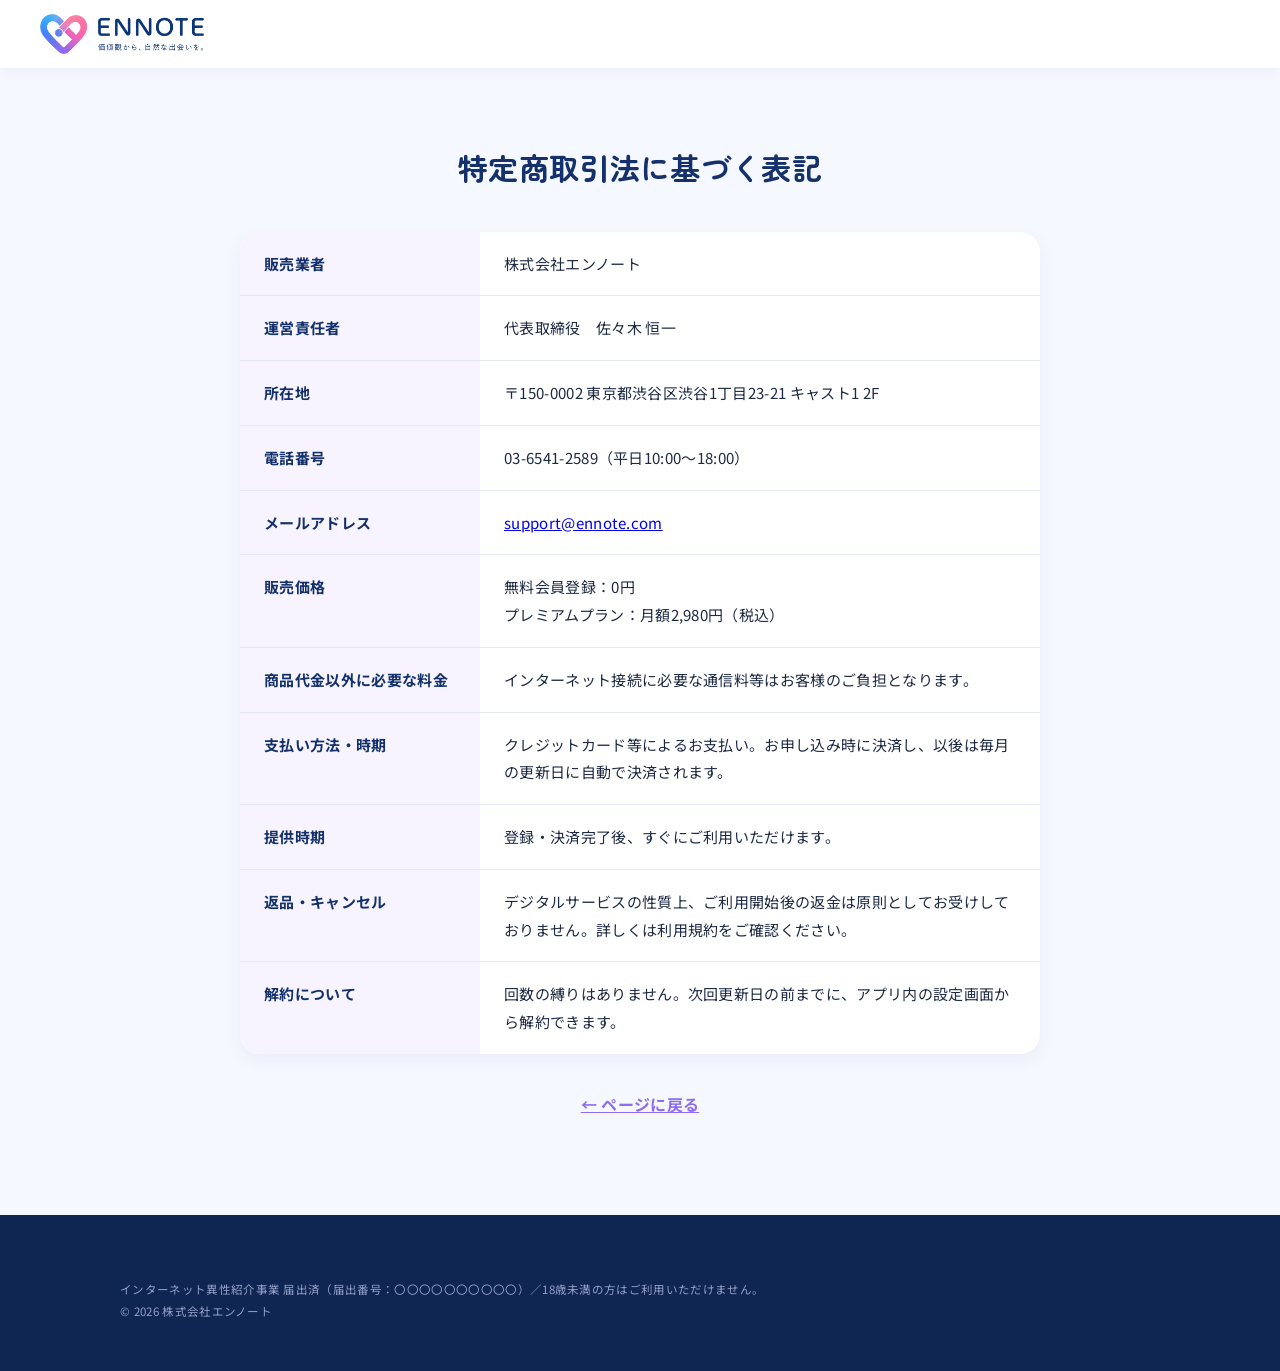
<file: tokushoho.html>
<!doctype html>
<html lang="ja">
  <head>
    <meta charset="utf-8" />
    <meta name="viewport" content="width=device-width,initial-scale=1" />
    <title>特定商取引法に基づく表記｜ENNOTE</title>
    <meta name="robots" content="noindex,nofollow" />
    <link rel="icon" href="favicon.png" type="image/png" />
    <link rel="preconnect" href="https://fonts.googleapis.com" />
    <link rel="preconnect" href="https://fonts.gstatic.com" crossorigin />
    <link
      rel="stylesheet"
      href="https://fonts.googleapis.com/css2?family=Noto+Sans+JP:wght@400;500;700&family=Zen+Maru+Gothic:wght@700&display=swap"
    />
    <link rel="stylesheet" href="assets/css/style.css" />
  </head>
  <body class="sub-page">
    <header class="hdr is-scrolled">
      <div class="wrap">
        <a class="logo" href="index.html"><img src="assets/img/logo.webp" alt="ENNOTE" width="164" height="40" /></a>
      </div>
    </header>
    <main class="law">
      <div class="wrap">
        <h1>特定商取引法に基づく表記</h1>
        <table>
          <tr>
            <th scope="row">販売業者</th>
            <td>株式会社エンノート</td>
          </tr>
          <tr>
            <th scope="row">運営責任者</th>
            <td>代表取締役　佐々木 恒一</td>
          </tr>
          <tr>
            <th scope="row">所在地</th>
            <td>〒150-0002 東京都渋谷区渋谷1丁目23-21 キャスト1 2F</td>
          </tr>
          <tr>
            <th scope="row">電話番号</th>
            <td>03-6541-2589（平日10:00〜18:00）</td>
          </tr>
          <tr>
            <th scope="row">メールアドレス</th>
            <td><a href="mailto:support@ennote.com">support@ennote.com</a></td>
          </tr>
          <tr>
            <th scope="row">販売価格</th>
            <td>無料会員登録：0円<br />プレミアムプラン：月額2,980円（税込）</td>
          </tr>
          <tr>
            <th scope="row">商品代金以外に必要な料金</th>
            <td>インターネット接続に必要な通信料等はお客様のご負担となります。</td>
          </tr>
          <tr>
            <th scope="row">支払い方法・時期</th>
            <td>クレジットカード等によるお支払い。お申し込み時に決済し、以後は毎月の更新日に自動で決済されます。</td>
          </tr>
          <tr>
            <th scope="row">提供時期</th>
            <td>登録・決済完了後、すぐにご利用いただけます。</td>
          </tr>
          <tr>
            <th scope="row">返品・キャンセル</th>
            <td>
              デジタルサービスの性質上、ご利用開始後の返金は原則としてお受けしておりません。詳しくは利用規約をご確認ください。
            </td>
          </tr>
          <tr>
            <th scope="row">解約について</th>
            <td>回数の縛りはありません。次回更新日の前までに、アプリ内の設定画面から解約できます。</td>
          </tr>
        </table>
        <a class="back" href="index.html">← ページに戻る</a>
      </div>
    </main>
    <footer class="ftr" style="padding-bottom: 48px">
      <div class="wrap">
        <p class="legal" style="margin-top: 0; border-top: none; padding-top: 0">
          インターネット異性紹介事業 届出済（届出番号：〇〇〇〇〇〇〇〇〇〇）／18歳未満の方はご利用いただけません。<br />©
          2026 株式会社エンノート
        </p>
      </div>
    </footer>
  </body>
</html>
</file>
<file: assets/css/style.css>
:root{
  --navy:#14316B; --ink:#1E2A44; --sub:#5B6683; --line:#E3E8F4;
  --blue:#4581F8; --violet:#8E6CF2; --pink:#E86BC0;
  --bg:#F6F8FF; --lav:#F5F1FF; --rose:#FFF2F8; --white:#fff;
  --grad:linear-gradient(100deg,#4581F8 0%,#8E6CF2 52%,#E86BC0 100%);
  --soft:linear-gradient(160deg,#EEF4FF 0%,#F5F0FF 55%,#FFF1F8 100%);
  --r:20px; --shadow:0 10px 30px rgba(40,60,140,.10);
  --hfont:"Zen Maru Gothic","Noto Sans JP",sans-serif;
  --bfont:"Noto Sans JP",sans-serif; --nfont:"Outfit","Noto Sans JP",sans-serif;
}
@charset "UTF-8";
/* ENNOTE 価値観診断LP */
*{box-sizing:border-box;margin:0;padding:0}
html{-webkit-text-size-adjust:100%}
body{font-family:var(--bfont);color:var(--ink);background:#fff;line-height:1.85;font-size:16px;letter-spacing:.02em}
img{display:block;max-width:100%;height:auto}
.img{position:relative}
.wrap{max-width:1120px;margin:0 auto;padding:0 40px}
section{position:relative}
.pad{padding:104px 0}
.h2{font-family:var(--hfont);font-weight:700;color:var(--navy);font-size:36px;line-height:1.55;text-align:center;letter-spacing:.04em}
.eyebrow{display:block;text-align:center;font-family:var(--nfont);font-weight:600;font-size:14px;letter-spacing:.28em;color:var(--violet);margin-bottom:14px}
.lead{text-align:center;color:var(--sub);margin-top:18px}
.gtext{background:var(--grad);-webkit-background-clip:text;background-clip:text;color:transparent}
br.sp{display:none}

/* CTA */
.cta{display:flex;flex-direction:column;align-items:center;gap:10px}
.cta .micro{font-weight:700;color:var(--navy);font-size:15px}
.btn{display:inline-flex;align-items:center;justify-content:center;gap:14px;min-width:420px;height:72px;padding:0 40px;border-radius:999px;
  background:var(--grad);color:#fff;font-weight:700;font-size:20px;text-decoration:none;letter-spacing:.06em;
  box-shadow:0 12px 28px rgba(142,108,242,.35)}
.btn .arw{width:30px;height:30px;border-radius:50%;background:rgba(255,255,255,.25);display:grid;place-items:center;font-size:16px}

/* header */
.hdr{position:fixed;top:0;left:0;right:0;z-index:40;transition:background-color .3s,box-shadow .3s}
.hdr.is-scrolled{background:rgba(255,255,255,.94);box-shadow:0 2px 14px rgba(40,60,140,.08);-webkit-backdrop-filter:blur(8px);backdrop-filter:blur(8px)}
.hdr .wrap{display:flex;align-items:center;justify-content:space-between;height:84px;max-width:1280px;transition:height .3s}
.hdr.is-scrolled .wrap{height:68px}
.hdr .logo{display:block}
.hdr .logo{height:40px}
.hdr .logo img{height:40px;width:auto}
.btn-s{display:inline-flex;align-items:center;height:46px;padding:0 26px;border-radius:999px;background:var(--grad);color:#fff;font-weight:700;font-size:15px;text-decoration:none}

/* FV */
.fv{background:var(--soft);overflow:hidden}
.fv .inner{position:relative;max-width:1280px;margin:0 auto;min-height:760px;display:flex;align-items:center}
.fv .copy{position:relative;z-index:2;width:52%;padding:120px 0 80px 64px}
.fv .tag{display:inline-block;padding:6px 18px;border-radius:999px;background:#fff;color:var(--violet);font-weight:700;font-size:14px;box-shadow:0 4px 12px rgba(142,108,242,.15)}
.fv h1{font-family:var(--hfont);font-weight:900;color:var(--navy);font-size:58px;line-height:1.38;margin:22px 0 22px;letter-spacing:.03em}
.fv h1 .gtext{font-weight:900}
.fv .sub{font-size:17px;color:var(--ink);max-width:520px}
.fv .badges{display:flex;gap:10px;margin:26px 0 30px;flex-wrap:wrap}
.fv .badges li{list-style:none;display:flex;align-items:center;gap:8px;background:#fff;border-radius:12px;padding:8px 14px;font-weight:700;font-size:14px;color:var(--navy);box-shadow:0 4px 14px rgba(40,60,140,.08)}
.fv .badges li::before{content:"✓";display:grid;place-items:center;width:20px;height:20px;border-radius:50%;background:var(--grad);color:#fff;font-size:11px}
.fv .cta{display:inline-flex;align-items:center}
.fv .cta .btn{min-width:440px}
.fv .photo{position:absolute;right:56px;top:112px;bottom:64px;width:49%}
.fv .photo .img{border-radius:36px;overflow:hidden;box-shadow:0 24px 60px rgba(60,80,170,.18)}
.fv::before,.fv::after{content:"";position:absolute;border-radius:50%;filter:blur(10px);opacity:.55}
.fv::before{width:520px;height:520px;right:-140px;top:-160px;background:radial-gradient(circle,#F6C9E9 0%,rgba(246,201,233,0) 70%)}
.fv::after{width:460px;height:460px;left:-160px;bottom:-200px;background:radial-gradient(circle,#C7D8FF 0%,rgba(199,216,255,0) 70%)}
.fv .photo .img{position:absolute;inset:0}
.fv .photo img{width:100%;height:100%;object-fit:cover;object-position:48% 30%}
/* メインビジュアルのスライダー：フェードで切り替え */
.fv .slider .slide{position:absolute;inset:0;opacity:0;transition:opacity 1.2s ease}
.fv .slider .slide.is-active{opacity:1;z-index:1}
.fv .slider .slide img{transform:scale(1.06);transition:transform 6.5s ease-out}
.fv .slider .slide.is-active img{transform:scale(1)}
/* 読み込み直後の1枚目にも、切り替え時と同じフェードとズームをかける */
.fv .slider.is-intro .slide.is-active{animation:fvFadeIn 1.2s ease both}
.fv .slider.is-intro .slide.is-active img{animation:fvZoom 6.5s ease-out both}
@keyframes fvFadeIn{from{opacity:0}to{opacity:1}}
@keyframes fvZoom{from{transform:scale(1.06)}to{transform:scale(1)}}
.fv .slider .s1 img{object-position:50% 30%}
.fv .slider .dots{position:absolute;z-index:2;left:50%;bottom:18px;transform:translateX(-50%);display:flex;gap:8px;padding:7px 10px;border-radius:999px;background:rgba(255,255,255,.55);backdrop-filter:blur(6px)}
.fv .slider .dots button{width:8px;height:8px;padding:0;border:0;border-radius:999px;background:rgba(31,45,90,.3);cursor:pointer;transition:width .3s,background .3s}
.fv .slider .dots button[aria-current="true"]{width:22px;background:var(--grad)}
.fv .slider .dots button:focus-visible{outline:2px solid var(--violet);outline-offset:3px}

.fv .stat{position:absolute;z-index:3;left:-70px;bottom:-26px;width:210px;height:210px;border-radius:50%;background:#fff;box-shadow:var(--shadow);display:flex;flex-direction:column;align-items:center;justify-content:center;text-align:center}
.fv .stat small{font-size:14px;font-weight:700;color:var(--sub)}
.fv .stat b{font-family:var(--nfont);font-size:66px;line-height:1.05;font-weight:700}
.fv .stat b span{font-family:var(--hfont);font-size:24px}
.fv .stat em{font-style:normal;font-weight:700;color:var(--navy);font-size:17px}
.fv .stat i{position:absolute;left:0;right:0;bottom:24px;font-style:normal;font-size:8.5px;color:#A3ABC2;letter-spacing:0}

/* problems */
.pb{background:#fff}
.pb .list{display:grid;grid-template-columns:repeat(3,1fr);gap:28px;margin-top:56px}
.pb .card{position:relative;background:var(--bg);border-radius:var(--r);padding:56px 28px 36px;text-align:center}
.pb .ic{position:absolute;top:-28px;left:50%;transform:translateX(-50%);width:56px;height:56px;border-radius:50%;background:#fff;box-shadow:var(--shadow);display:grid;place-items:center;font-size:24px}
.pb .card p{font-family:var(--hfont);font-weight:700;font-size:18px;line-height:1.7;color:var(--navy)}
.pb .arrow{width:0;height:0;margin:56px auto 0;border-left:34px solid transparent;border-right:34px solid transparent;border-top:24px solid #D7DEF2}
.pb .empathy{margin-top:34px;text-align:center;font-family:var(--hfont);font-weight:700;font-size:28px;line-height:1.7;color:var(--navy)}
.pb .empathy .mk{background:linear-gradient(transparent 62%,#F9D9EE 62%)}

/* solution */
.sl{background:var(--soft)}
.sl .body{max-width:760px;margin:30px auto 0;text-align:center}
.cmp{margin:56px auto 0;max-width:960px;background:#fff;border-radius:var(--r);box-shadow:var(--shadow);overflow:hidden}
.cmp h3{font-family:var(--hfont);text-align:center;color:var(--navy);font-size:20px;padding:26px 0 10px}
.cmp table{width:100%;border-collapse:collapse}
.cmp th,.cmp td{padding:20px 22px;font-size:15px;border-top:1px solid var(--line);text-align:center;vertical-align:middle}
.cmp thead th{border-top:none;font-size:15px}
.cmp .k{width:22%;color:var(--sub);font-weight:700;text-align:left;padding-left:36px}
.cmp .o{width:36%;color:var(--sub)}
.cmp .e{width:42%;font-weight:700;color:var(--navy);background:#F7F4FF}
.cmp thead .e{background:var(--grad);color:#fff}
.cmp .note{font-size:12px;color:var(--sub);padding:14px 36px 20px;text-align:right}

/* about */
.ab .grid{display:grid;grid-template-columns:1.05fr 1fr;gap:56px;align-items:center;margin-top:20px}
.ab .intro{border-radius:28px;overflow:hidden;box-shadow:var(--shadow)}
.ab .intro img{width:100%}
.ab .icon{width:300px;height:300px;border-radius:64px;overflow:hidden;box-shadow:var(--shadow)}
.ab .icon img{width:100%;height:100%;object-fit:cover}
.ab h2{text-align:left;font-size:30px}
.ab p{margin-top:22px}
.ab .story{margin-top:30px;background:var(--bg);border-radius:16px;padding:26px 30px}
.ab .story h3{font-family:var(--hfont);color:var(--violet);font-size:17px}
.ab .story p{margin-top:8px;font-size:15px}

/* features */
.ft{background:var(--bg)}
.ft .item{display:grid;grid-template-columns:1fr 1fr;gap:72px;align-items:center;margin-top:80px}
.ft .item.rev .media{order:2}
.ft .media{border-radius:28px;overflow:hidden;box-shadow:var(--shadow);background:#fff;aspect-ratio:1/1}
.ft .media{background:var(--soft)}
.ft .media{display:flex;align-items:center;justify-content:center}
.ft .phone{width:40%;border:9px solid #161B2E;border-radius:44px;overflow:hidden;background:#fff;box-shadow:0 24px 50px rgba(40,60,140,.22)}
.ft .phone img{width:100%;display:block}
.ft .num{display:inline-block;font-family:var(--nfont);font-weight:700;font-size:15px;letter-spacing:.2em;line-height:1.2;padding-top:4px}
.ft .num b{font-size:56px;line-height:1;letter-spacing:0;margin-left:6px}
.ft h3{font-family:var(--hfont);font-weight:700;color:var(--navy);font-size:30px;line-height:1.5;margin:14px 0 18px}
.ft p{color:var(--ink)}

/* numbers */
.nm{background:var(--navy);color:#fff}
.nm .h2{color:#fff}
.nm .eyebrow{color:#C9B8FF}
.nm .grid{display:grid;grid-template-columns:repeat(4,1fr);gap:20px;margin-top:52px}
.nm .c{background:rgba(255,255,255,.07);border:1px solid rgba(255,255,255,.14);border-radius:var(--r);padding:34px 16px;text-align:center}
.nm .c b{display:block;font-family:var(--nfont);font-size:58px;line-height:1.1;font-weight:700;background:linear-gradient(100deg,#9CC0FF,#D3B8FF,#FFB2DE);-webkit-background-clip:text;background-clip:text;color:transparent}
.nm .c b small{font-family:var(--hfont);font-size:22px}
.nm .c > span{display:block;margin-top:10px;font-size:14px;line-height:1.6;color:#DCE3FA}
.nm .note{margin-top:24px;font-size:12px;color:#AEB9DA;text-align:center}

/* mid cta */
.mc{background:var(--soft);padding:72px 0}
.mc p{text-align:center;font-family:var(--hfont);font-weight:700;color:var(--navy);font-size:26px;margin-bottom:24px}

/* flow */
.fl .steps{display:grid;grid-template-columns:repeat(5,1fr);gap:16px;margin-top:56px;counter-reset:s}
.fl .st{position:relative;background:#fff;border:1px solid var(--line);border-radius:var(--r);padding:30px 18px 26px;text-align:center}
.fl .st:not(:last-child)::after{content:"";position:absolute;right:-13px;top:50%;width:10px;height:10px;border-top:2px solid var(--violet);border-right:2px solid var(--violet);transform:translateY(-50%) rotate(45deg);z-index:2}
.fl .st i{display:block;font-style:normal;font-family:var(--nfont);font-weight:700;font-size:13px;letter-spacing:.14em}
.fl .st b{display:block;font-family:var(--nfont);font-size:40px;line-height:1.1}
.fl .st h3{font-family:var(--hfont);color:var(--navy);font-size:17px;line-height:1.5;margin:14px 0 10px;min-height:52px;display:flex;align-items:center;justify-content:center}
.fl .st p{font-size:13px;line-height:1.75;color:var(--sub);text-align:left}

/* voices */
.vc{background:var(--soft)}
.vc .grid{display:grid;grid-template-columns:repeat(6,1fr);gap:24px;margin-top:56px}
.vc .v{grid-column:span 2;background:#fff;border-radius:var(--r);padding:30px 28px;box-shadow:0 6px 18px rgba(40,60,140,.06)}
.vc .v:nth-child(4){grid-column:2 / span 2}
.vc .who{display:flex;align-items:center;gap:14px;margin-bottom:16px}
.vc .av{overflow:hidden;width:60px;height:60px;border-radius:50%;display:grid;place-items:center;color:#fff;font-family:var(--nfont);font-weight:700;font-size:16px;background:var(--grad);flex:none}
.vc .av img{width:100%;height:100%;object-fit:cover}
.vc .who > span:not(.av){font-size:13px;color:var(--sub);line-height:1.5}
.vc .who span b{display:block;font-size:15px;color:var(--ink)}
.vc h3{font-family:var(--hfont);color:var(--violet);font-size:18px;line-height:1.6;margin-bottom:10px}
.vc p{font-size:14.5px;line-height:1.85}
.vc .note{margin-top:26px;font-size:12px;color:var(--sub);text-align:center}

/* safety */
.sf .grid{display:grid;grid-template-columns:repeat(3,1fr);gap:28px;margin-top:56px}
.sf .c{border:1px solid var(--line);border-radius:var(--r);padding:36px 28px;text-align:center}
.sf .c .ic{width:76px;height:76px;margin:0 auto 18px;border-radius:50%;background:var(--bg);display:grid;place-items:center;font-size:32px}
.sf .c h3{font-family:var(--hfont);color:var(--navy);font-size:19px;margin-bottom:10px}
.sf .c p{font-size:14.5px;color:var(--sub);text-align:left}
.sf .legal{margin-top:30px;text-align:center;font-size:13px;color:var(--sub);background:var(--bg);border-radius:12px;padding:14px}

/* price */
.pr{background:var(--bg)}
.pr .plans{display:grid;grid-template-columns:1fr 1fr;gap:28px;max-width:920px;margin:52px auto 0}
.pr .p{background:#fff;border-radius:var(--r);padding:36px 36px 32px;box-shadow:0 6px 18px rgba(40,60,140,.06);border:2px solid transparent}
.pr .p.free{border-color:#B9A6FA}
.pr .p h3{font-family:var(--hfont);color:var(--navy);font-size:20px}
.pr .p .yen{font-family:var(--nfont);font-weight:700;font-size:52px;line-height:1.2;margin:10px 0 4px;color:var(--navy)}
.pr .p .yen small{font-family:var(--bfont);font-size:15px;font-weight:700;color:var(--sub);margin-left:6px}
.pr .p .yen.g{background:var(--grad);-webkit-background-clip:text;background-clip:text;color:transparent}
.pr .p ul{list-style:none;margin-top:14px;border-top:1px solid var(--line);padding-top:14px}
.pr .p li{font-size:15px;padding:4px 0 4px 26px;position:relative}
.pr .p li::before{content:"✓";position:absolute;left:0;color:var(--violet);font-weight:700}
.pr .gift{position:relative;max-width:920px;margin:40px auto 0;border-radius:24px;padding:3px;background:var(--grad)}
.pr .gift .in{background:#fff;border-radius:21px;padding:34px 40px;display:grid;grid-template-columns:auto 1fr;gap:30px;align-items:center}
.pr .gift .lbl{width:120px;height:120px;border-radius:50%;background:var(--grad);color:#fff;display:flex;flex-direction:column;align-items:center;justify-content:center;font-family:var(--hfont);font-weight:700;line-height:1.35;text-align:center;font-size:15px}
.pr .gift .lbl b{font-size:22px}
.pr .gift h3{font-family:var(--hfont);color:var(--navy);font-size:24px;line-height:1.5}
.pr .gift p{font-size:14px;color:var(--sub);margin-top:6px}
.pr .gift .due{display:inline-block;margin-top:12px;padding:4px 14px;border-radius:999px;background:var(--rose);color:#C2408F;font-weight:700;font-size:14px}
.pr .note{max-width:920px;margin:20px auto 40px;font-size:12px;color:var(--sub)}
.pr .plans{align-items:stretch}
.pr .p.free{display:flex;flex-direction:column}
.pr .p .tip{margin-top:auto;background:var(--bg);border-radius:12px;padding:14px 16px;font-size:13.5px;line-height:1.7;color:var(--navy);font-weight:700}
.pr .p.prem ul{display:grid;gap:2px}
.pr .p.prem li{font-size:13.5px;line-height:1.55;color:var(--sub);padding:5px 0 5px 26px}
.pr .p.prem li b{display:block;font-size:15px;color:var(--ink)}
.pr .gift .sup{grid-column:1 / -1;list-style:none;display:grid;grid-template-columns:1fr 1fr;gap:14px;margin-top:6px}
.pr .gift .sup li{background:var(--bg);border-radius:16px;padding:18px 20px 16px 64px;position:relative}
.pr .gift .sup li b{position:absolute;left:18px;top:16px;font-family:var(--nfont);font-size:22px;line-height:1;background:var(--grad);-webkit-background-clip:text;background-clip:text;color:transparent}
.pr .gift .sup h4{font-family:var(--hfont);color:var(--navy);font-size:16.5px;line-height:1.5}
.pr .gift .sup p{font-size:13.5px;line-height:1.7;margin-top:4px}

/* faq */
.fq .list{max-width:880px;margin:52px auto 0}
.fq details{border-bottom:1px solid var(--line);padding:6px 0}
.fq summary{list-style:none;display:flex;gap:18px;align-items:center;padding:20px 8px;font-weight:700;color:var(--navy);font-size:17px;cursor:pointer}
.fq summary::-webkit-details-marker{display:none}
.fq summary::after{content:"+";margin-left:auto;font-family:var(--nfont);font-size:26px;color:var(--violet)}
.fq details[open] summary::after{content:"−"}
.fq .q,.fq .a{flex:none;width:36px;height:36px;border-radius:50%;display:grid;place-items:center;font-family:var(--nfont);font-weight:700;font-size:16px}
.fq .q{background:var(--grad);color:#fff}
.fq .ans{display:flex;gap:18px;padding:0 8px 24px}
.fq .a{background:var(--rose);color:var(--pink)}
.fq .ans p{font-size:15px;padding-top:4px}

/* closing */
.cl{position:relative;overflow:hidden;color:var(--navy);text-align:center}
.cl .bg{position:absolute;inset:0}
.cl .bg img{width:100%;height:100%;object-fit:cover;object-position:60% 35%}
.cl::before{content:"";position:absolute;inset:0;z-index:1;background:radial-gradient(ellipse at center,rgba(246,244,255,.97) 0%,rgba(246,244,255,.92) 45%,rgba(246,244,255,.7) 100%)}
.cl .wrap{position:relative;z-index:2;padding:110px 40px}
.cl h2{font-family:var(--hfont);font-weight:900;font-size:44px;line-height:1.5}
.cl p{margin:22px 0 36px;font-size:17px;color:var(--ink)}

/* footer */
.ftr{position:relative;background:#0F2552;color:#C9D3EE;font-size:13px;padding:64px 0 90px}
.ftr .top{display:flex;justify-content:space-between;gap:40px;flex-wrap:wrap}
.ftr .logo img{height:36px;width:auto}
.ftr .co{margin-top:18px;line-height:1.9}
.ftr ul{list-style:none;display:grid;gap:8px}
.ftr ul a{color:#fff;text-decoration:none}
.ftr .sns{display:flex;gap:10px;margin-top:18px}
.ftr .sns span{width:38px;height:38px;border-radius:50%;border:1px solid rgba(255,255,255,.3);display:grid;place-items:center;color:#fff;font-size:12px;font-family:var(--nfont)}
.ftr .legal{margin-top:36px;padding-top:22px;border-top:1px solid rgba(255,255,255,.14);font-size:11.5px;line-height:1.9;color:#93A1C8}

/* SP float */
.spf{display:none}


/* ---------------------------------------------------- SP */
@media (max-width:767px){
  body{font-size:15px;line-height:1.85}
  .wrap{padding:0 20px}
  .pad{padding:64px 0}
  .h2{font-size:23px;line-height:1.6}
  .eyebrow{font-size:12px;margin-bottom:10px}
  br.sp{display:inline} br.pc{display:none}
  .btn{min-width:0;width:100%;height:60px;font-size:16.5px;padding:0 20px}
  .cta .micro{font-size:13px}
  .hdr .wrap{height:60px;padding:0 16px}
  .hdr .logo,.hdr .logo img{height:28px}
  .btn-s{height:36px;padding:0 14px;font-size:12.5px}
  .fv .inner{display:flex;flex-direction:column;align-items:stretch;min-height:0}
  .fv .photo{order:-1}
  .fv .photo{position:relative;width:auto;height:300px;margin:68px 16px 0;right:auto;top:auto;bottom:auto}
  .fv .photo .img{border-radius:24px}
  .fv .photo img{object-position:50% 30%}
  .fv .slider .s1 img{object-position:50% 40%}
  .fv .slider .dots{left:16px;bottom:14px;transform:none}
  .fv .stat{width:118px;height:118px;left:auto;right:-6px;bottom:-34px}
  .fv .stat small{font-size:10px} .fv .stat b{font-size:38px} .fv .stat b span{font-size:14px} .fv .stat em{font-size:11px} .fv .stat i{font-size:6px;bottom:13px;transform:scale(.9)}
  .fv .copy{width:100%;padding:26px 20px 44px}
  .fv .tag{font-size:12px;padding:4px 12px}
  .fv h1{font-size:33px;margin:14px 0}
  .fv .sub{font-size:14.5px}
  .fv .badges{gap:6px;margin:18px 0 22px}
  .fv .badges li{font-size:11.5px;padding:6px 9px;gap:5px}
  .fv .badges li::before{width:16px;height:16px;font-size:9px}
  .fv .cta{align-items:stretch} .fv .cta .btn{min-width:0} .fv .cta .micro{text-align:center}
  .pb .list{grid-template-columns:1fr;gap:34px;margin-top:44px}
  .pb .card{padding:40px 20px 24px}
  .pb .card p{font-size:17px}
  .pb .empathy{font-size:18px}
  .sl .body{text-align:left}
  .cmp th,.cmp td{padding:14px 8px;font-size:12.5px;line-height:1.6}
  .cmp .k{padding-left:12px}
  .cmp .note{padding:10px 12px 14px;font-size:10.5px;text-align:left}
  .cmp h3{font-size:16px;padding:18px 14px 6px}
  .ab .grid{grid-template-columns:1fr;gap:26px}
  .ab .intro{border-radius:18px}
  .ab .icon{width:150px;height:150px;border-radius:34px;margin:0 auto}
  .ab h2{text-align:center;font-size:21px}
  .ab .story{padding:20px}
  .ft .item{grid-template-columns:1fr;gap:22px;margin-top:52px}
  .ft .item.rev .media{order:0}
  .ft .num b{font-size:40px}
  .ft .phone{width:42%;border-width:7px;border-radius:32px}
  .ft h3{font-size:21px;margin:8px 0 10px}
  .nm .grid{grid-template-columns:1fr 1fr;gap:12px;margin-top:36px}
  .nm .c{padding:22px 8px}
  .nm .c b{font-size:38px} .nm .c b small{font-size:15px}
  .nm .c > span{font-size:11.5px}
  .nm .note{font-size:10.5px;text-align:left}
  .mc{padding:52px 0}
  .mc p{font-size:18px}
  .fl .steps{grid-template-columns:1fr;gap:14px;margin-top:36px}
  .fl .st{display:grid;grid-template-columns:62px 1fr;text-align:left;padding:18px 18px;gap:0 12px;align-items:center}
  .fl .st .n{grid-row:span 2;text-align:center}
  .fl .st h3{justify-content:flex-start;min-height:0;margin:0;font-size:16px}
  .fl .st p{grid-column:2}
  .fl .st:not(:last-child)::after{right:auto;left:42px;top:auto;bottom:-12px;transform:rotate(135deg)}
  .vc .grid{grid-template-columns:1fr;gap:16px;margin-top:36px}
  .vc .v,.vc .v:nth-child(4){grid-column:auto;padding:22px 20px}
  .vc .note{text-align:left}
  .sf .grid{grid-template-columns:1fr;gap:14px;margin-top:36px}
  .sf .c{display:grid;grid-template-columns:60px 1fr;gap:4px 16px;text-align:left;padding:20px}
  .sf .c .ic{grid-row:span 2;width:60px;height:60px;font-size:26px;margin:0}
  .sf .c h3{margin:0;font-size:16.5px}
  .sf .legal{font-size:11.5px;text-align:left}
  .pr .plans{grid-template-columns:1fr;gap:16px;margin-top:36px}
  .pr .p{padding:26px 22px}
  .pr .p .yen{font-size:40px}
  .pr .gift .in{grid-template-columns:1fr;padding:26px 20px;gap:14px;text-align:center}
  .pr .gift .lbl{margin:0 auto;width:96px;height:96px;font-size:12.5px} .pr .gift .lbl b{font-size:18px}
  .pr .gift h3{font-size:19px}
  .pr .gift p{text-align:left}
  .pr .gift .sup{grid-template-columns:1fr;gap:10px;text-align:left}
  .pr .gift .sup li{padding:14px 14px 14px 52px}
  .pr .gift .sup li b{left:14px;font-size:19px}
  .fq .list{margin-top:32px}
  .fq summary{font-size:15px;gap:12px;padding:16px 0}
  .fq .ans{gap:12px;padding:0 0 18px}
  .fq .q,.fq .a{width:30px;height:30px;font-size:14px}
  .fq .ans p{font-size:14px}
  .cl .wrap{padding:72px 20px}
  .cl h2{font-size:27px}
  .cl p{font-size:14.5px;text-align:left}
  .ftr{padding:44px 0 100px}
  .ftr .top{flex-direction:column;gap:26px}
}

  --grad:#8A8A8A;--soft:#F6F6F6;--shadow:none;--hfont:"Noto Sans JP",sans-serif;--nfont:"Noto Sans JP",sans-serif}

/* ---------------------------------------------------- 本番用の追加 */
a{color:inherit}
.btn,.btn-s,.spf{transition:transform .2s,box-shadow .2s,filter .2s}
.btn:hover,.btn-s:hover{transform:translateY(-2px);filter:brightness(1.05);box-shadow:0 16px 32px rgba(142,108,242,.42)}
a:focus-visible,summary:focus-visible{outline:3px solid #8E6CF2;outline-offset:3px;border-radius:8px}
.ic svg{width:28px;height:28px;color:var(--violet)}
.sf .c .ic svg{width:34px;height:34px}
.ftr ul a:hover{text-decoration:underline}
.ftr .sns a{width:40px;height:40px;border-radius:50%;border:1px solid rgba(255,255,255,.3);display:grid;place-items:center;color:#fff;text-decoration:none}
.ftr .sns svg{width:20px;height:20px}
.fq summary{user-select:none}
.visually-hidden{position:absolute!important;width:1px;height:1px;overflow:hidden;clip:rect(0 0 0 0);white-space:nowrap}
.is-expired{display:none!important}
.spf{display:flex;position:fixed;left:12px;right:12px;bottom:calc(12px + env(safe-area-inset-bottom));z-index:50;height:60px;border-radius:999px;background:var(--grad);color:#fff;font-weight:700;align-items:center;justify-content:center;gap:10px;font-size:16px;text-decoration:none;box-shadow:0 10px 24px rgba(142,108,242,.45);opacity:0;visibility:hidden;transform:translateY(16px);transition:opacity .3s,transform .3s,visibility .3s}
.spf.is-show{opacity:1;visibility:visible;transform:none}
@media (min-width:768px){.spf{display:none}}
@media (max-width:767px){.hdr.is-scrolled .wrap{height:56px}}
@media (prefers-reduced-motion:reduce){*,*::before,*::after{transition:none!important;animation:none!important;scroll-behavior:auto!important}}
html{scroll-behavior:smooth}
.fl .steps{list-style:none}
.ftr .co a{color:inherit}
.ftr .legal small{font-size:inherit}

/* ---------------------------------------------------- 特定商取引法に基づく表記 */
.sub-page{background:var(--bg);min-height:100vh}
.sub-page .hdr{background:#fff;box-shadow:0 2px 14px rgba(40,60,140,.06)}
.law{padding:140px 0 96px}
.law .wrap{max-width:880px}
.law h1{font-family:var(--hfont);color:var(--navy);font-size:30px;text-align:center;margin-bottom:36px}
.law table{width:100%;border-collapse:collapse;background:#fff;border-radius:var(--r);overflow:hidden;box-shadow:0 6px 18px rgba(40,60,140,.06)}
.law th,.law td{padding:18px 24px;border-bottom:1px solid var(--line);text-align:left;vertical-align:top;font-size:15px}
.law tr:last-child th,.law tr:last-child td{border-bottom:none}
.law th{width:240px;background:#F7F4FF;color:var(--navy)}
.law .back{display:block;text-align:center;margin-top:36px;color:var(--violet);font-weight:700}
@media (max-width:767px){
  .law{padding:96px 0 64px}
  .law h1{font-size:22px;margin-bottom:24px}
  .law th,.law td{display:block;width:100%;padding:12px 16px}
  .law th{border-bottom:none;padding-bottom:6px}
}

/* タブレット〜小さめのPC：申し込みボタンと「12万件突破」の円が重ならないよう、円を写真の右下へ移す */
@media (min-width:768px) and (max-width:1279px){
  .fv .copy{padding:120px 24px 80px 40px}
  .fv h1{font-size:clamp(36px,4.6vw,58px)}
  .fv .cta{display:flex;max-width:440px}
  .fv .cta .btn{min-width:0;width:100%;padding:0 24px;white-space:nowrap;font-size:clamp(15px,1.75vw,18px)}
  .fv .photo{right:32px;width:calc(48% - 40px)}
  .fv .stat{left:auto;right:-18px;bottom:-34px;width:176px;height:176px}
  .fv .stat small{font-size:12px} .fv .stat b{font-size:54px} .fv .stat b span{font-size:20px} .fv .stat em{font-size:14px} .fv .stat i{font-size:7.5px;bottom:20px}
}

@media (min-width:768px) and (max-width:1279px){
  .fv .slider .dots{left:18px;transform:none}
  .fv .slider .s2 img{object-position:56% 30%}
}
</file>
